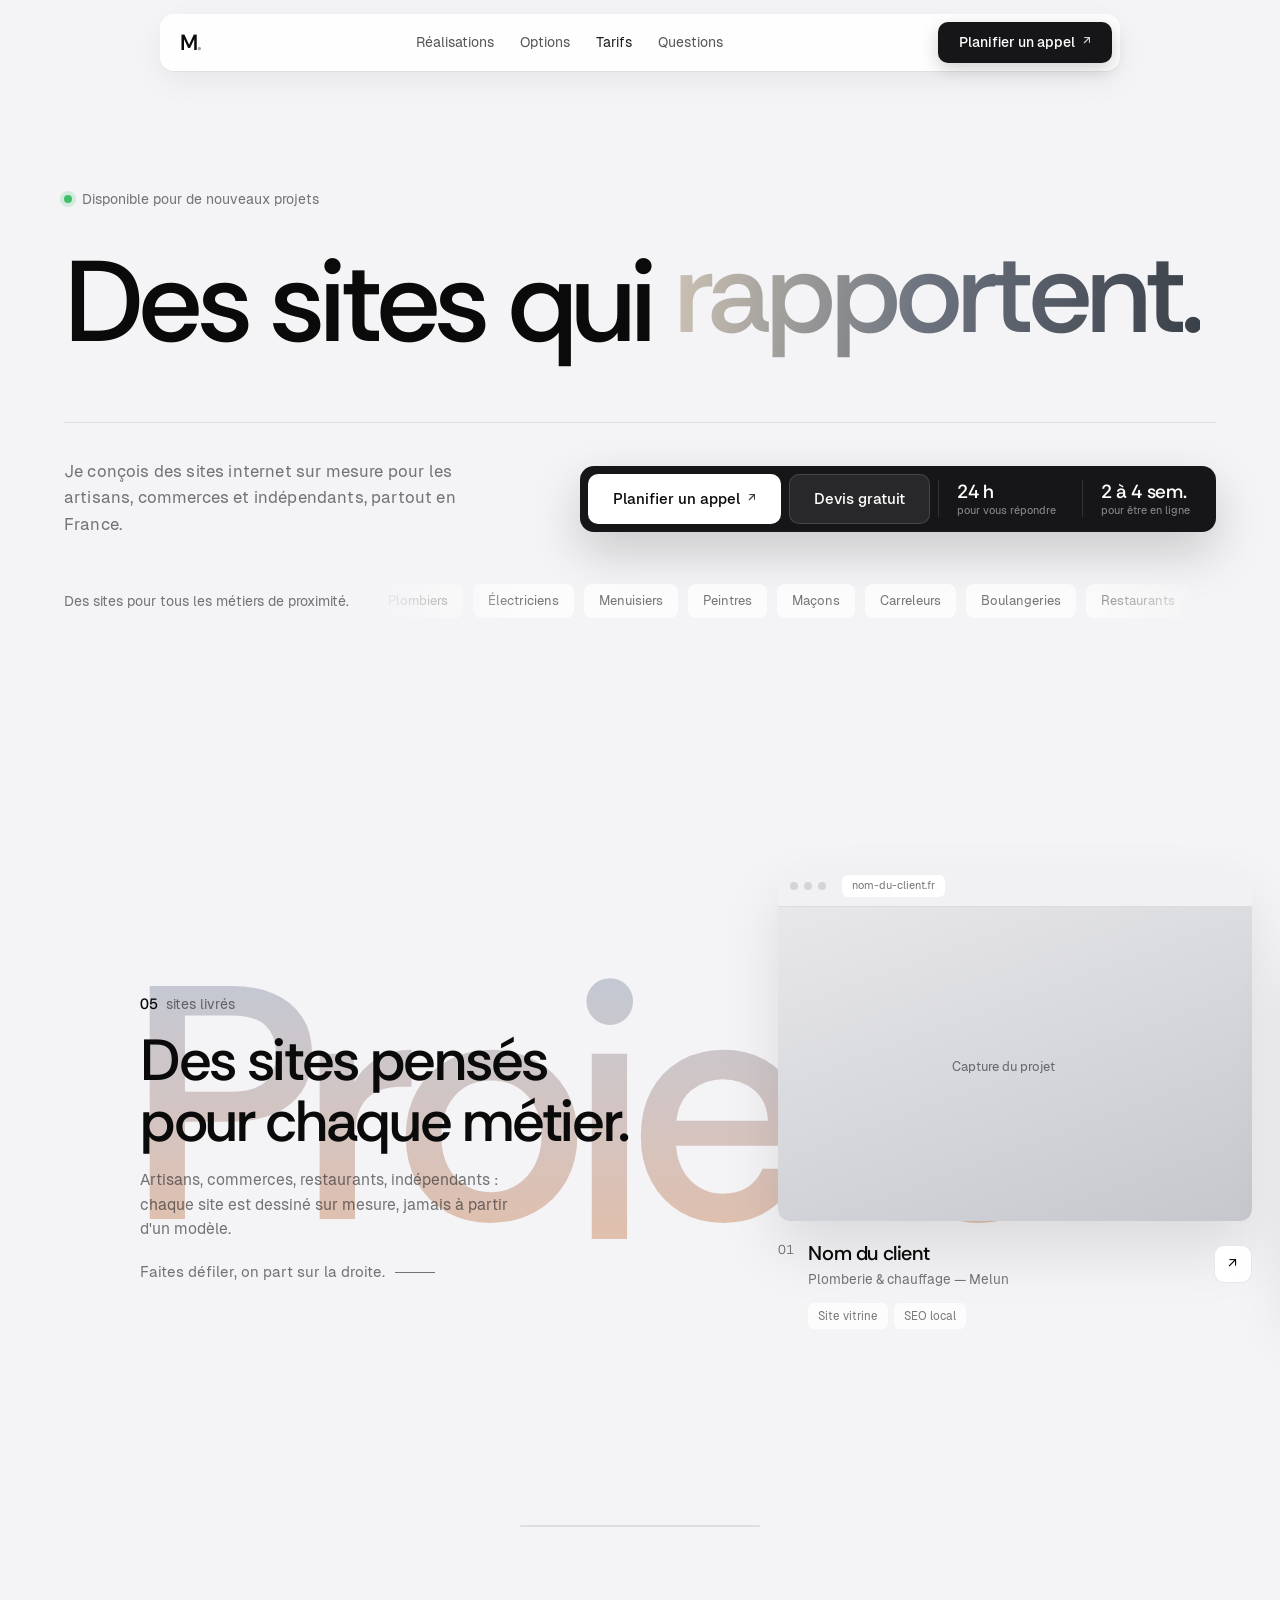
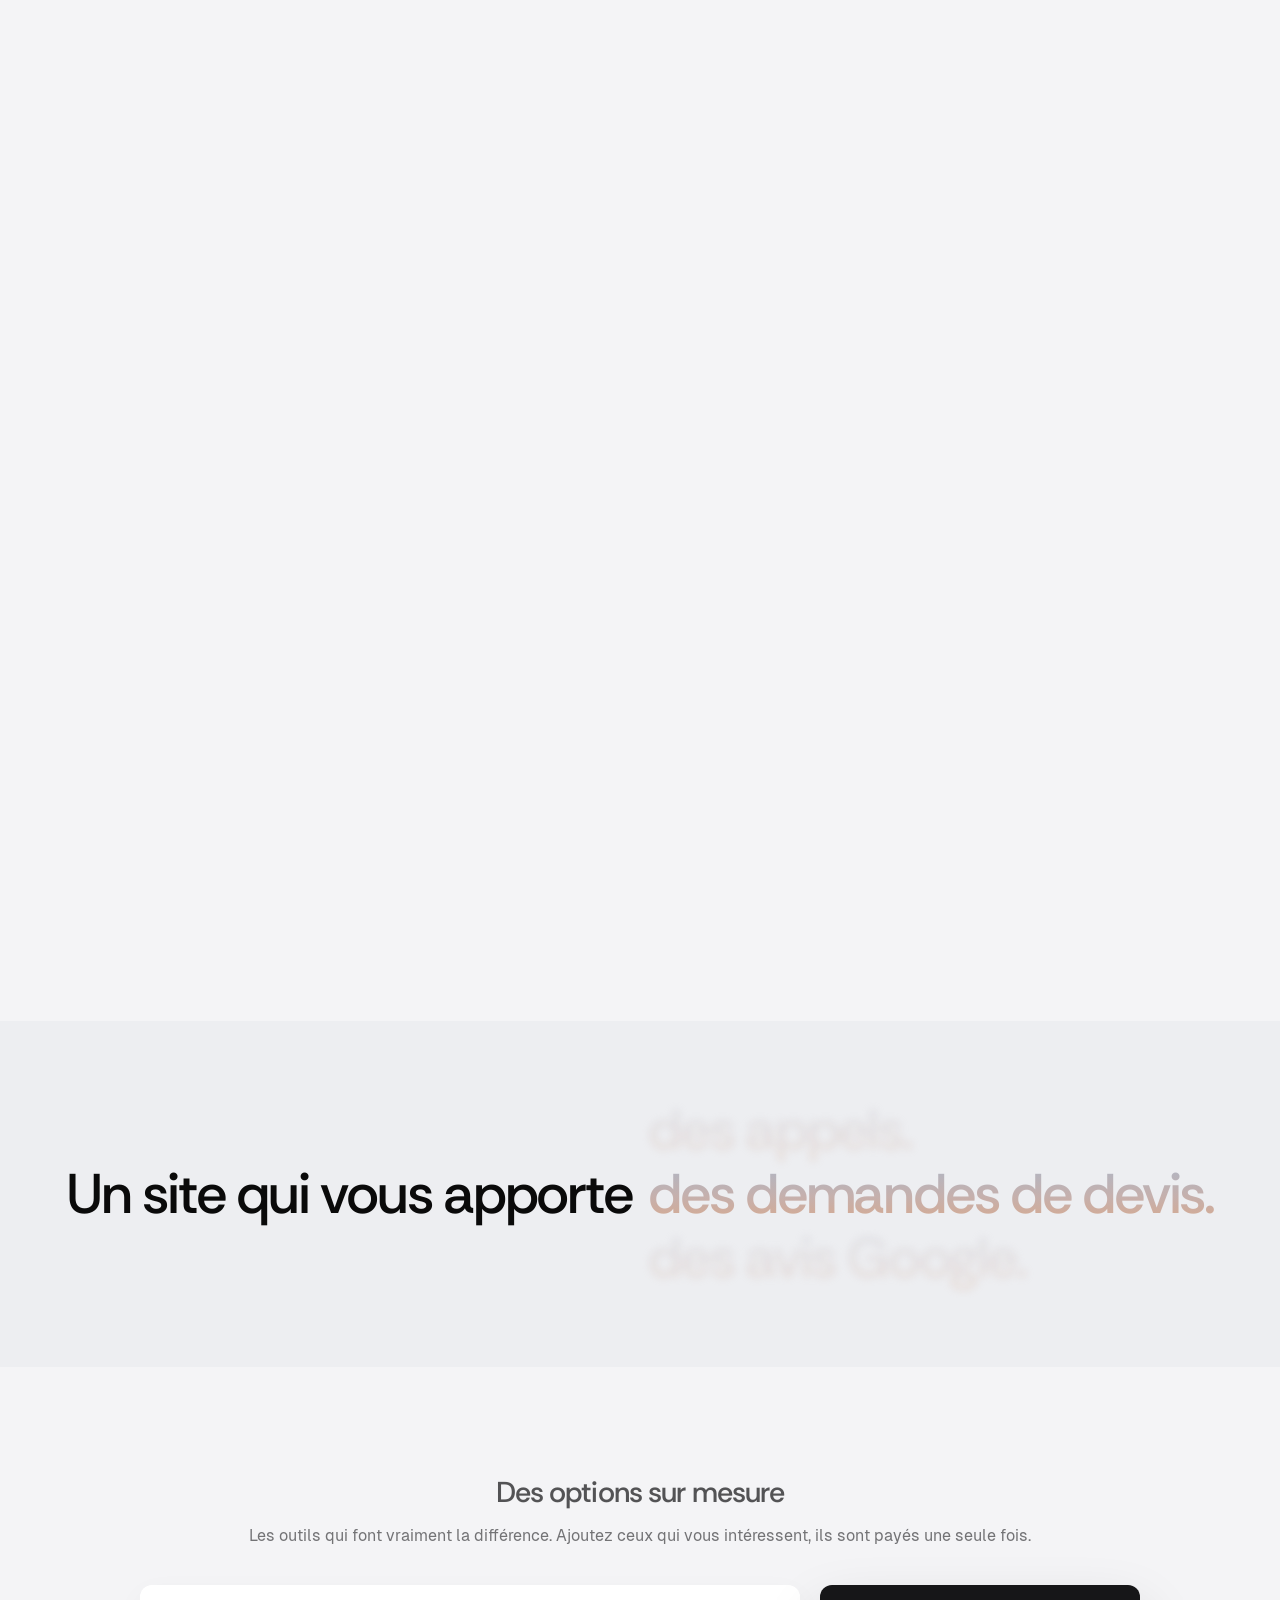
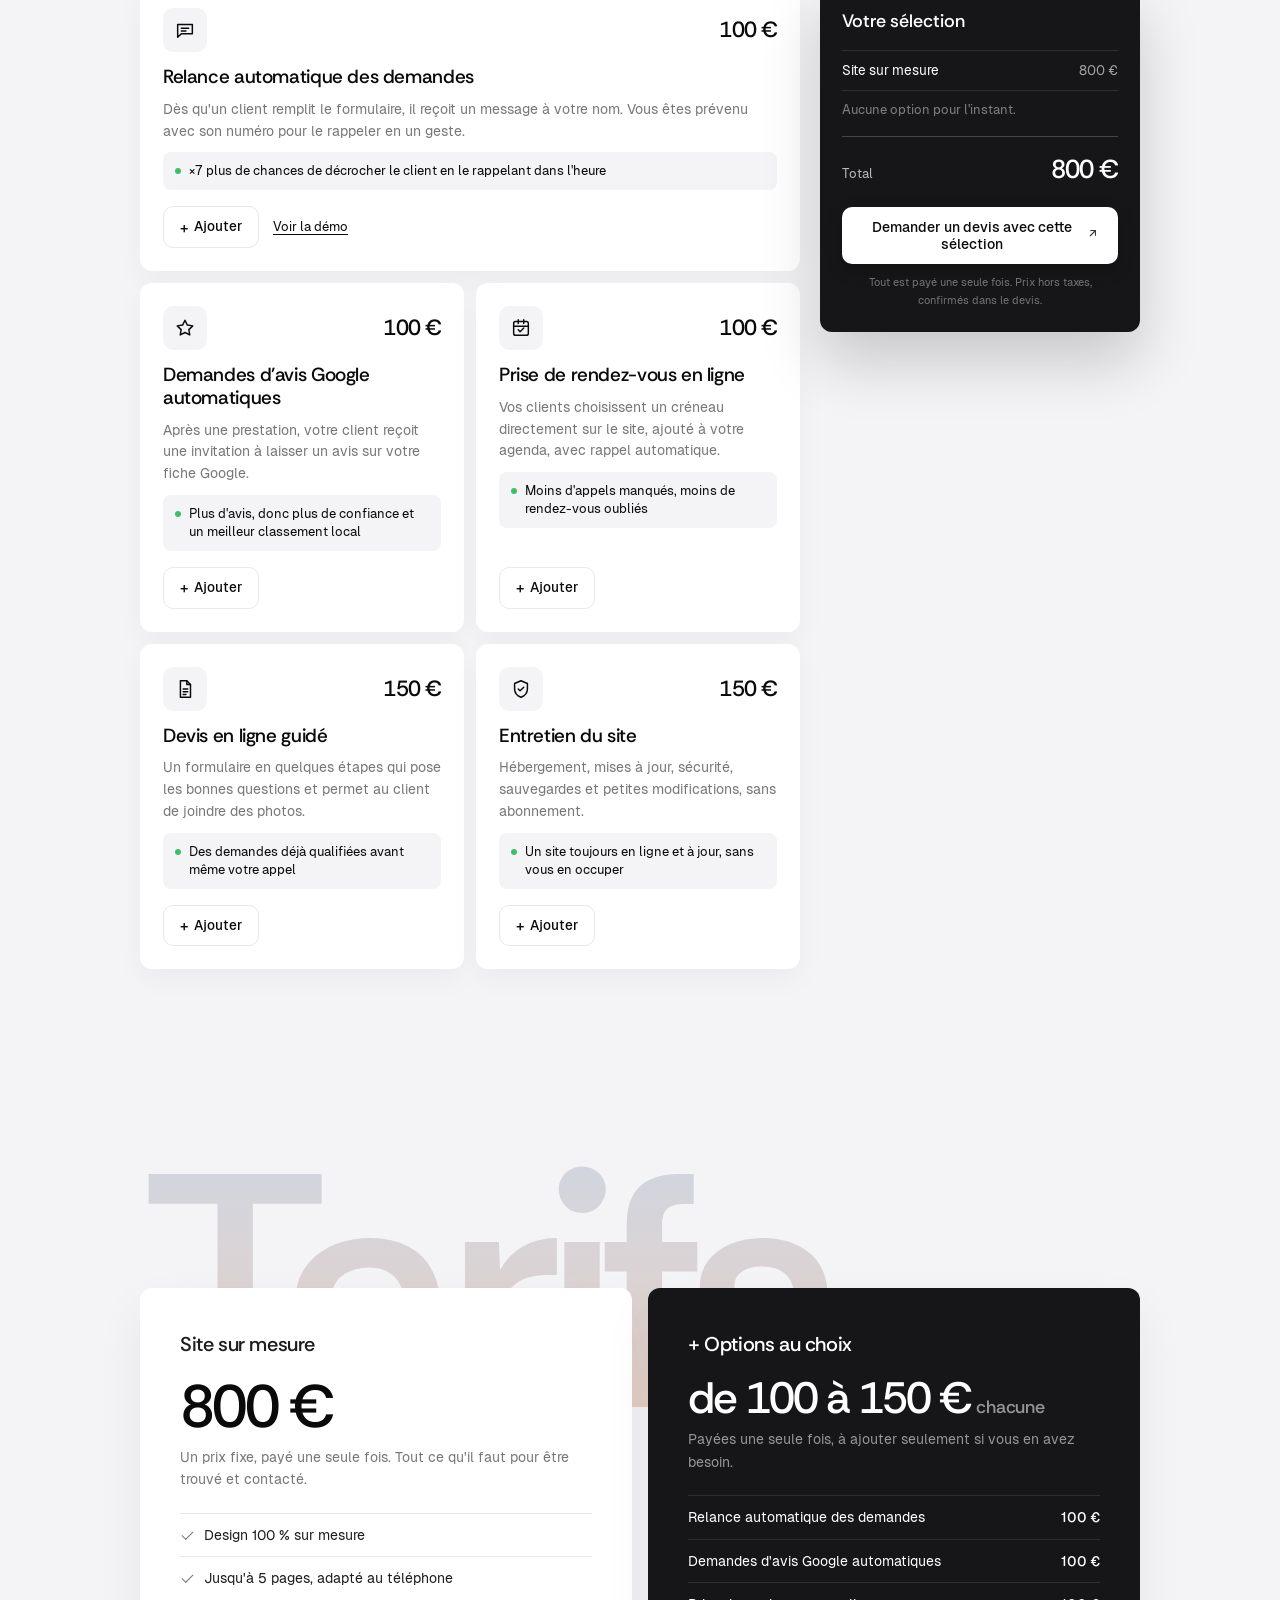
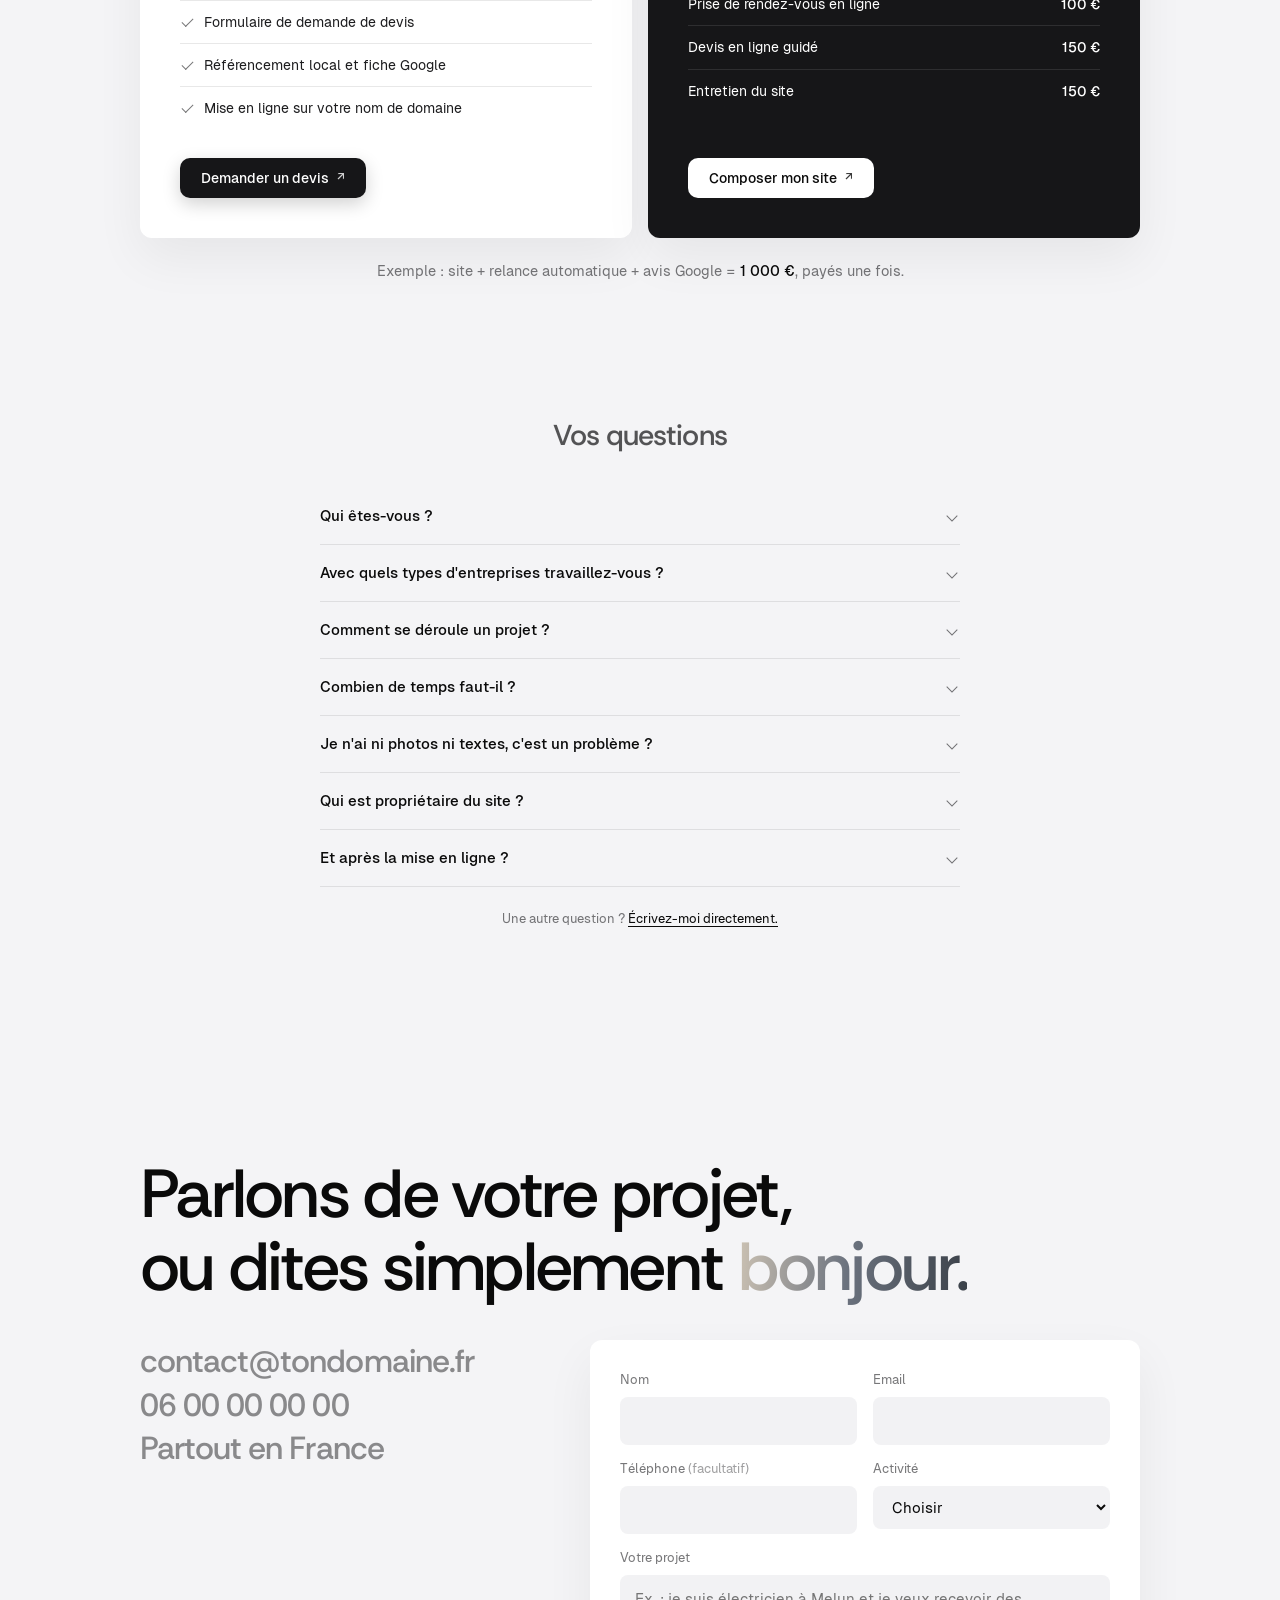
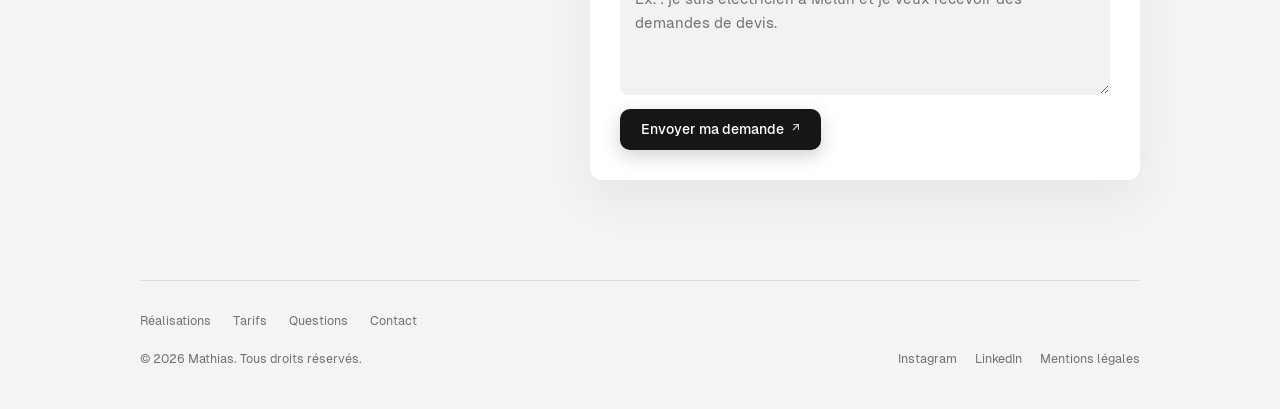
<file: index.html>
<!DOCTYPE html>
<html lang="fr" class="no-js">
<head>
  <meta charset="UTF-8" />
  <meta name="viewport" content="width=device-width, initial-scale=1.0" />
  <title>Mathias — Création de sites web sur mesure</title>
  <meta name="description" content="Sites web sur mesure pour artisans, commerces, restaurants et indépendants, partout en France. Devis gratuit, réponse sous 24 h." />
  <link rel="icon" href="favicon.svg" type="image/svg+xml" />
  <link rel="canonical" href="https://snkopro.github.io/webagency/" />
  <meta property="og:title" content="Mathias — Sites web sur mesure" />
  <meta property="og:description" content="Des sites sur mesure qui rapportent des clients." />
  <meta property="og:type" content="website" />
  <link rel="preload" href="fonts/rethink-sans-latin-500-normal.woff2" as="font" type="font/woff2" crossorigin />
  <script>document.documentElement.classList.replace("no-js", "js")</script>
  <script>
    // Si le navigateur affiche une ancienne version gardée en cache, on recharge la dernière.
    (function () {
      var V = "29";
      fetch("version.txt?t=" + Date.now(), { cache: "no-store" })
        .then(function (r) { return r.text(); })
        .then(function (remote) {
          remote = remote.trim();
          if (remote && remote !== V && sessionStorage.getItem("reloaded") !== remote) {
            sessionStorage.setItem("reloaded", remote);
            location.replace(location.pathname + "?v=" + remote + location.hash);
          }
        })
        .catch(function () {});
    })();
  </script>
  <link rel="stylesheet" href="styles.css?v=29" />
</head>
<body>

  <!-- Barre de navigation flottante -->
  <header class="nav-wrap">
    <nav class="nav" aria-label="Navigation principale">
      <a href="#top" class="logo" aria-label="Accueil">M<span>.</span></a>
      <div class="nav-links">
        <a href="#realisations">Réalisations</a>
        <a href="#options">Options</a>
        <a href="#tarifs">Tarifs</a>
        <a href="#faq">Questions</a>
      </div>
      <a href="#contact" class="pill pill-dark nav-cta">Planifier un appel <span class="arr">↗</span></a>
      <button class="burger" aria-label="Ouvrir le menu" aria-expanded="false"><span></span><span></span></button>
    </nav>
  </header>

  <div class="mobile-menu">
    <a href="#realisations">Réalisations</a>
    <a href="#options">Options</a>
    <a href="#tarifs">Tarifs</a>
    <a href="#faq">Questions</a>
    <a href="#contact" class="pill pill-dark">Planifier un appel <span class="arr">↗</span></a>
  </div>

  <main id="top">

    <!-- ===== HERO ===== -->
    <section class="hero container">
      <p class="hero-kicker">Disponible pour de nouveaux projets</p>
      <h1 class="hero-title">
        Des sites qui
        <span class="rotator" aria-live="polite">
          <span class="rot-word is-active">rapportent.</span>
          <span class="rot-word">rassurent.</span>
          <span class="rot-word">marquent.</span>
        </span>
      </h1>
      <div class="hero-row">
        <p class="hero-lead">Je conçois des sites internet sur mesure pour les artisans, commerces et indépendants, partout en France.</p>
        <div class="hero-bar">
          <a href="#contact" class="pill pill-white">Planifier un appel <span class="arr">↗</span></a>
          <a href="#contact" class="pill pill-ghost">Devis gratuit</a>
          <div class="hero-stat"><strong>24 h</strong><span>pour vous répondre</span></div>
          <div class="hero-stat"><strong>2 à 4 sem.</strong><span>pour être en ligne</span></div>
        </div>
      </div>
      <div class="hero-trades">
        <p class="hero-trades-title">Des sites pour tous les métiers de proximité.</p>
      <div class="trades" aria-label="Plombiers, Électriciens, Menuisiers, Peintres, Maçons, Carreleurs, Boulangeries, Restaurants, Cafés, Coiffeurs, Esthéticiennes, Fleuristes, Paysagistes, Garages, Commerces, Coachs, Consultants">
        <ul class="trades-track"><li>Plombiers</li><li>Électriciens</li><li>Menuisiers</li><li>Peintres</li><li>Maçons</li><li>Carreleurs</li><li>Boulangeries</li><li>Restaurants</li><li>Cafés</li><li>Coiffeurs</li><li>Esthéticiennes</li><li>Fleuristes</li><li>Paysagistes</li><li>Garages</li><li>Commerces</li><li>Coachs</li><li>Consultants</li></ul>
        <ul class="trades-track" aria-hidden="true"><li>Plombiers</li><li>Électriciens</li><li>Menuisiers</li><li>Peintres</li><li>Maçons</li><li>Carreleurs</li><li>Boulangeries</li><li>Restaurants</li><li>Cafés</li><li>Coiffeurs</li><li>Esthéticiennes</li><li>Fleuristes</li><li>Paysagistes</li><li>Garages</li><li>Commerces</li><li>Coachs</li><li>Consultants</li></ul>
      </div>
      </div>
    </section>


    <!-- ===== RÉALISATIONS : défilement horizontal ===== -->
    <section class="hscroll" id="realisations" aria-label="Réalisations">
      <div class="hs-sticky">
        <div class="hs-track">
          <div class="hs-intro">
            <p class="giant hs-giant" aria-hidden="true">Projets</p>
            <p class="hs-count"><strong>05</strong> sites livrés</p>
            <h2 class="hs-title">Des sites pensés<br />pour chaque métier.</h2>
            <p class="hs-desc">Artisans, commerces, restaurants, indépendants : chaque site est dessiné sur mesure, jamais à partir d'un modèle.</p>
            <p class="hs-sub">Faites défiler, on part sur la droite.</p>
          </div>
          <a href="#" class="hs-card ">
            <div class="hs-img">
              <div class="hs-chrome"><i></i><i></i><i></i><span>nom-du-client.fr</span></div>
              <div class="hs-shot"><span>Capture du projet</span></div>
            </div>
            <div class="hs-cap">
              <span class="hs-idx">01</span>
              <div class="hs-cap-main"><strong>Nom du client</strong><span>Plomberie & chauffage — Melun</span></div>
              <span class="hs-go" aria-hidden="true">↗</span>
            </div>
            <div class="hs-tags"><span>Site vitrine</span><span>SEO local</span></div>
          </a>
          <a href="#" class="hs-card dark">
            <div class="hs-img">
              <div class="hs-chrome"><i></i><i></i><i></i><span>nom-du-client.fr</span></div>
              <div class="hs-shot"><span>Capture du projet</span></div>
            </div>
            <div class="hs-cap">
              <span class="hs-idx">02</span>
              <div class="hs-cap-main"><strong>Nom du client</strong><span>Restaurant bistronomique — Lyon</span></div>
              <span class="hs-go" aria-hidden="true">↗</span>
            </div>
            <div class="hs-tags"><span>Site vitrine</span><span>Réservation</span></div>
          </a>
          <a href="#" class="hs-card ">
            <div class="hs-img">
              <div class="hs-chrome"><i></i><i></i><i></i><span>nom-du-client.fr</span></div>
              <div class="hs-shot"><span>Capture du projet</span></div>
            </div>
            <div class="hs-cap">
              <span class="hs-idx">03</span>
              <div class="hs-cap-main"><strong>Nom du client</strong><span>Boutique de fleurs — Paris</span></div>
              <span class="hs-go" aria-hidden="true">↗</span>
            </div>
            <div class="hs-tags"><span>Site vitrine</span><span>Avis Google</span></div>
          </a>
          <a href="#" class="hs-card warm">
            <div class="hs-img">
              <div class="hs-chrome"><i></i><i></i><i></i><span>nom-du-client.fr</span></div>
              <div class="hs-shot"><span>Capture du projet</span></div>
            </div>
            <div class="hs-cap">
              <span class="hs-idx">04</span>
              <div class="hs-cap-main"><strong>Nom du client</strong><span>Salon de coiffure — Bordeaux</span></div>
              <span class="hs-go" aria-hidden="true">↗</span>
            </div>
            <div class="hs-tags"><span>Prise de RDV</span><span>SEO local</span></div>
          </a>
          <a href="#" class="hs-card ">
            <div class="hs-img">
              <div class="hs-chrome"><i></i><i></i><i></i><span>nom-du-client.fr</span></div>
              <div class="hs-shot"><span>Capture du projet</span></div>
            </div>
            <div class="hs-cap">
              <span class="hs-idx">05</span>
              <div class="hs-cap-main"><strong>Nom du client</strong><span>Coach sportif — Nantes</span></div>
              <span class="hs-go" aria-hidden="true">↗</span>
            </div>
            <div class="hs-tags"><span>Site vitrine</span><span>Réponse auto</span></div>
          </a>
          <div class="hs-end">
            <p class="hs-end-title">Le prochain,<br /><span class="grad">c'est le vôtre&nbsp;?</span></p>
            <a href="#contact" class="pill pill-dark">Lancer votre projet <span class="arr">↗</span></a>
          </div>
        </div>
        <div class="hs-progress" aria-hidden="true"><span></span></div>
      </div>
    </section>

    <!-- ===== BANDEAU : ce que le site apporte ===== -->
    <section class="cities">
      <div class="cities-inner">
        <p class="cities-lead">Un site qui vous apporte</p>
        <div class="cities-list" aria-label="des appels, des demandes de devis, des avis Google, de nouveaux clients"><span>des appels.</span><span>des demandes de devis.</span><span>des avis Google.</span><span>de nouveaux clients.</span></div>
      </div>
    </section>

    <!-- ===== OPTIONS SUR MESURE + PANIER ===== -->
    <section class="options container" id="options">
      <h2 class="kicker">Des options sur mesure</h2>
      <p class="options-lead">Les outils qui font vraiment la différence. Ajoutez ceux qui vous intéressent, ils sont payés une seule fois.</p>

      <div class="opt-layout">
        <div class="opt-grid" id="opt-grid"><!-- rempli par script.js à partir de la liste OPTIONS --></div>

        <aside class="cart" id="cart" aria-live="polite">
          <p class="cart-title">Votre sélection</p>
          <div class="cart-base">
            <span>Site sur mesure</span><span>800 €</span>
          </div>
          <ul class="cart-items" id="cart-items"></ul>
          <p class="cart-empty" id="cart-empty">Aucune option pour l'instant.</p>
          <div class="cart-totals">
            <div><span>Total <em id="cart-count"></em></span><strong id="cart-total">800 €</strong></div>
          </div>
          <button type="button" class="pill pill-dark cart-cta" id="cart-cta">Demander un devis avec cette sélection <span class="arr">↗</span></button>
          <p class="cart-note">Tout est payé une seule fois. Prix hors taxes, confirmés dans le devis.</p>
        </aside>
      </div>
    </section>

    <!-- Démo de la réponse automatique (fenêtre) -->
    <dialog class="demo" id="demo-autoreply">
      <button type="button" class="demo-close" aria-label="Fermer">✕</button>
      <p class="demo-title">Réponse automatique : comment ça marche</p>
      <div class="option-visual" aria-hidden="true">
          <div class="ar-stage">
            <div class="ar-form">
              <p class="ar-form-title">Demande de devis</p>
              <div class="ar-field"><span>Prénom</span><b class="ar-type" data-text="Julie"></b></div>
              <div class="ar-field"><span>Besoin</span><b class="ar-type" data-text="Rénovation salle de bain"></b></div>
              <div class="ar-send"><span>Envoyer</span><i class="ar-check">✓</i></div>
            </div>
            <div class="ar-phone">
              <div class="ar-notch"></div>
              <p class="ar-time">14:32</p>
              <div class="ar-msg">
                <p class="ar-from">Dupont Plomberie</p>
                <p>Bonjour Julie, merci pour votre demande&nbsp;! Je l'ai bien reçue et je vous rappelle sous 24&nbsp;h pour en parler. Marc</p>
              </div>
              <div class="ar-msg ar-notif">
                <p class="ar-from">Nouvelle demande</p>
                <p>Julie — Rénovation salle de bain</p>
                <span class="ar-call">Rappeler Julie</span>
              </div>
            </div>
          </div>
      </div>
      <p class="demo-source">Les entreprises qui recontactent un prospect dans l'heure ont près de 7 fois plus de chances de concrétiser (Harvard Business Review, 2011).</p>
    </dialog>

    <!-- ===== TARIFS ===== -->
    <section class="pricing container" id="tarifs">
      <p class="giant giant-inline" aria-hidden="true">Tarifs</p>
      <h2 class="sr-only">Tarifs</h2>
      <div class="offers">
        <article class="offer">
          <h3>Site sur mesure</h3>
          <p class="price">800&nbsp;€</p>
          <p class="offer-lead">Un prix fixe, payé une seule fois. Tout ce qu'il faut pour être trouvé et contacté.</p>
          <ul>
            <li>Design 100 % sur mesure</li>
            <li>Jusqu'à 5 pages, adapté au téléphone</li>
            <li>Formulaire de demande de devis</li>
            <li>Référencement local et fiche Google</li>
            <li>Mise en ligne sur votre nom de domaine</li>
          </ul>
          <a href="#contact" class="pill pill-dark">Demander un devis <span class="arr">↗</span></a>
        </article>
        <article class="offer offer-dark">
          <h3>+ Options au choix</h3>
          <p class="price price-sm">de 100 à 150&nbsp;€<small>&nbsp;chacune</small></p>
          <p class="offer-lead">Payées une seule fois, à ajouter seulement si vous en avez besoin.</p>
          <ul class="offer-options" id="offer-options">
            <li><span>Relance automatique des demandes</span><b>100 €</b></li>
            <li><span>Demandes d'avis Google automatiques</span><b>100 €</b></li>
            <li><span>Prise de rendez-vous en ligne</span><b>100 €</b></li>
            <li><span>Devis en ligne guidé</span><b>150 €</b></li>
            <li><span>Entretien du site</span><b>150 €</b></li>
          </ul>
          <a href="#options" class="pill pill-white">Composer mon site <span class="arr">↗</span></a>
        </article>
      </div>
      <p class="pricing-example">Exemple : site + relance automatique + avis Google = <strong>1&nbsp;000&nbsp;€</strong>, payés une fois.</p>
    </section>

    <!-- ===== FAQ ===== -->
    <section class="faq" id="faq">
      <h2 class="kicker">Vos questions</h2>
      <details><summary>Qui êtes-vous&nbsp;?</summary><p>Je m'appelle Mathias, je suis basé en Seine-et-Marne et je travaille avec des clients partout en France. J'ai travaillé deux ans dans la rénovation avant de créer des sites, je connais donc le quotidien des artisans et des petites entreprises.</p></details>
      <details><summary>Avec quels types d'entreprises travaillez-vous&nbsp;?</summary><p>Artisans, commerces, restaurants, professions libérales, indépendants : toutes les entreprises qui ont besoin d'être trouvées et contactées par des clients.</p></details>
      <details><summary>Comment se déroule un projet&nbsp;?</summary><p>Un appel pour comprendre votre besoin, une maquette que vous validez, le développement, puis la mise en ligne. Vous êtes tenu au courant à chaque étape.</p></details>
      <details><summary>Combien de temps faut-il&nbsp;?</summary><p>En général deux à quatre semaines entre le premier appel et la mise en ligne, selon la rapidité de nos échanges.</p></details>
      <details><summary>Je n'ai ni photos ni textes, c'est un problème&nbsp;?</summary><p>Non. Je vous aide à rédiger les textes et à choisir les visuels.</p></details>
      <details><summary>Qui est propriétaire du site&nbsp;?</summary><p>Vous. Le nom de domaine, le contenu et le site vous appartiennent.</p></details>
      <details><summary>Et après la mise en ligne&nbsp;?</summary><p>Avec l'option entretien (150 €, payée une fois), je m'occupe de l'hébergement, des mises à jour, de la sécurité et de vos petites modifications.</p></details>
      <p class="faq-more">Une autre question&nbsp;? <a href="#contact">Écrivez-moi directement.</a></p>
    </section>

    <!-- ===== CONTACT ===== -->
    <section class="contact container" id="contact">
      <h2 class="contact-title">Parlons de votre projet,<br />ou dites simplement <span class="grad">bonjour.</span></h2>
      <div class="contact-grid">
        <div class="contact-direct">
          <a href="mailto:contact@tondomaine.fr">contact@tondomaine.fr</a>
          <a href="tel:+33600000000">06 00 00 00 00</a>
          <span>Partout en France</span>
        </div>
        <form class="form" id="contact-form" novalidate>
          <div class="field"><label for="f-name">Nom</label><input id="f-name" name="name" type="text" autocomplete="name" required /></div>
          <div class="field"><label for="f-email">Email</label><input id="f-email" name="email" type="email" autocomplete="email" required /></div>
          <div class="field"><label for="f-phone">Téléphone <em>(facultatif)</em></label><input id="f-phone" name="phone" type="tel" autocomplete="tel" /></div>
          <div class="field"><label for="f-activity">Activité</label>
            <select id="f-activity" name="activity" required>
              <option value="">Choisir</option><option>Artisan</option><option>Commerce</option><option>Restaurant / café</option><option>Coiffure / bien-être</option><option>Indépendant</option><option>Autre</option>
            </select>
          </div>
          <div class="field field-full"><label for="f-message">Votre projet</label><textarea id="f-message" name="message" rows="4" required placeholder="Ex. : je suis électricien à Melun et je veux recevoir des demandes de devis."></textarea></div>
          <input type="text" name="_gotcha" class="hp" tabindex="-1" autocomplete="off" aria-hidden="true" />
          <div class="field-full form-foot">
            <button type="submit" class="pill pill-dark">Envoyer ma demande <span class="arr">↗</span></button>
            <p class="form-status" role="status" aria-live="polite"></p>
          </div>
        </form>
      </div>
    </section>
  </main>

  <footer class="footer container">
    <div class="footer-links">
      <a href="#realisations">Réalisations</a><a href="#tarifs">Tarifs</a><a href="#faq">Questions</a><a href="#contact">Contact</a>
    </div>
    <div class="footer-bottom">
      <span>© <span id="year">2026</span> Mathias. Tous droits réservés.</span>
      <span class="footer-legal"><a href="#">Instagram</a><a href="#">LinkedIn</a><a href="mentions-legales.html">Mentions légales</a></span>
    </div>
  </footer>

  <!-- Bouton flottant -->
  <a href="#contact" class="pill pill-dark float-cta">Planifier un appel <span class="arr">↗</span></a>

  <script src="script.js?v=29"></script>
</body>
</html>
</file>
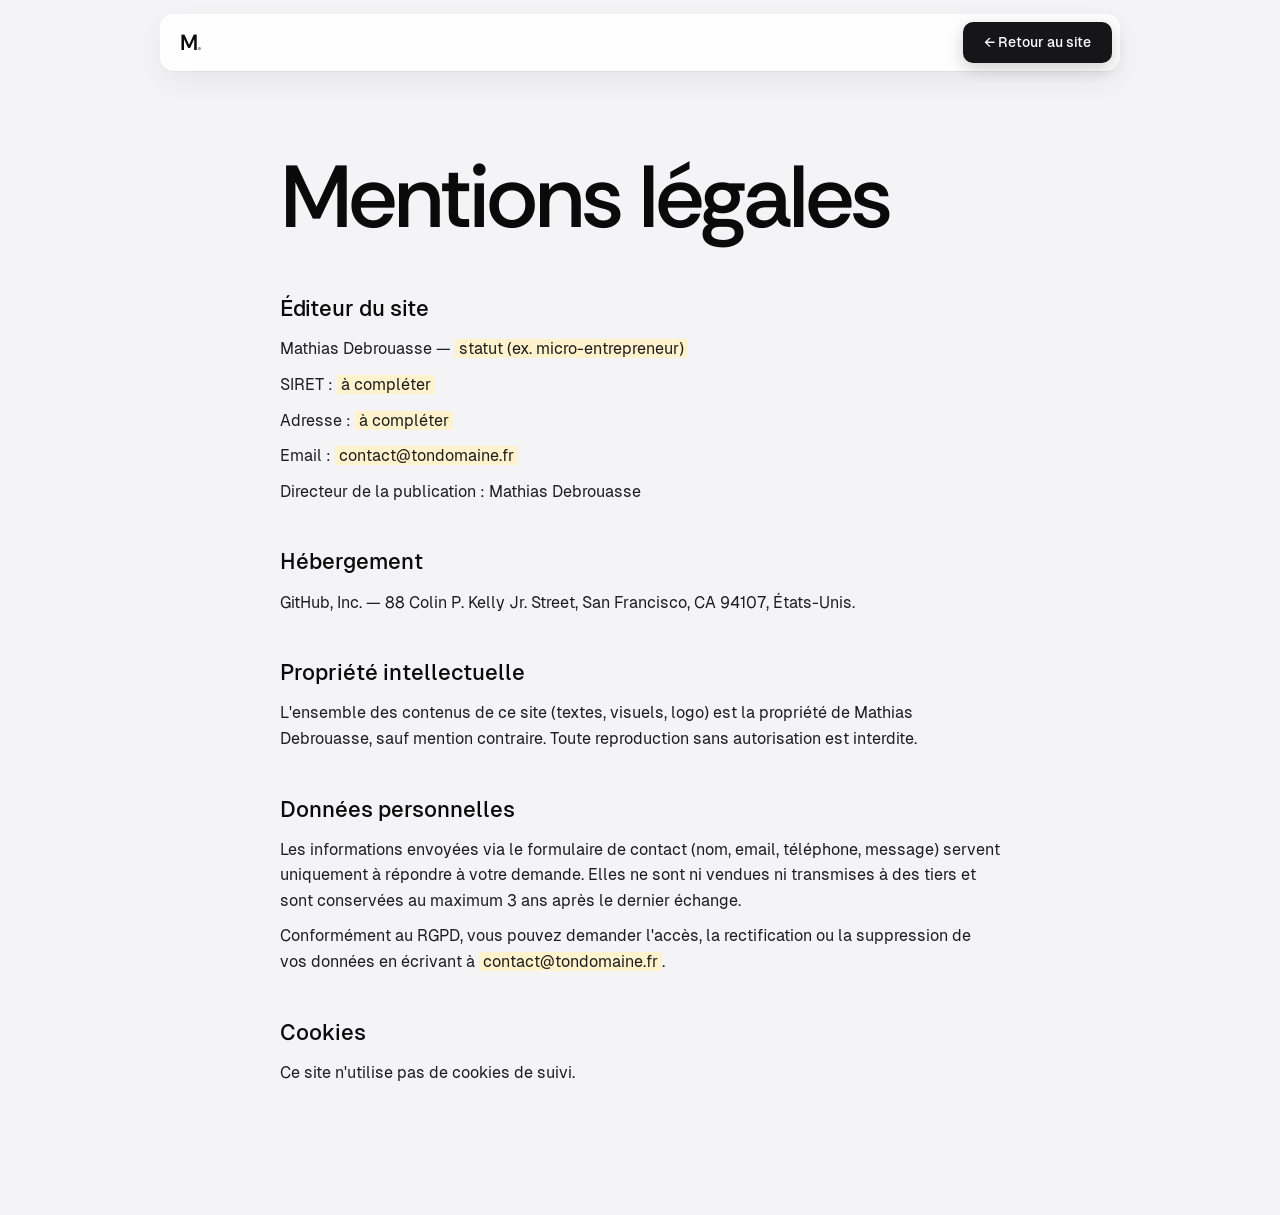
<file: mentions-legales.html>
<!DOCTYPE html>
<html lang="fr">
<head>
  <meta charset="UTF-8" />
  <meta name="viewport" content="width=device-width, initial-scale=1.0" />
  <title>Mentions légales — Mathias</title>
  <meta name="robots" content="noindex" />
  <link rel="icon" href="favicon.svg" type="image/svg+xml" />
  <link rel="stylesheet" href="styles.css?v=6" />
  <style>
    .legal { width: min(720px, 100% - 2 * var(--pad)); margin: 0 auto; padding: 80px 0 120px; }
    .legal h1 { font-family: var(--font-title); font-size: clamp(48px, 7vw, 88px); line-height: 1.05; letter-spacing: -.04em; font-weight: 500; color: var(--ink); margin-bottom: 48px; }
    .legal h2 { font-size: 22px; font-weight: 500; color: var(--ink); margin: 40px 0 10px; }
    .legal p { margin-bottom: 10px; }
    .todo { background: #fff3cd; padding: 0 4px; }
  </style>
</head>
<body>
  <header class="nav-wrap"><nav class="nav"><a href="index.html" class="logo">M<span>.</span></a><a href="index.html" class="pill pill-dark" style="margin-left:auto">← Retour au site</a></nav></header>

  <main class="legal">
    <h1>Mentions légales</h1>

    <h2>Éditeur du site</h2>
    <p>Mathias Debrouasse — <span class="todo">statut (ex. micro-entrepreneur)</span></p>
    <p>SIRET : <span class="todo">à compléter</span></p>
    <p>Adresse : <span class="todo">à compléter</span></p>
    <p>Email : <span class="todo">contact@tondomaine.fr</span></p>
    <p>Directeur de la publication : Mathias Debrouasse</p>

    <h2>Hébergement</h2>
    <p>GitHub, Inc. — 88 Colin P. Kelly Jr. Street, San Francisco, CA 94107, États-Unis.</p>

    <h2>Propriété intellectuelle</h2>
    <p>L'ensemble des contenus de ce site (textes, visuels, logo) est la propriété de Mathias Debrouasse, sauf mention contraire. Toute reproduction sans autorisation est interdite.</p>

    <h2>Données personnelles</h2>
    <p>Les informations envoyées via le formulaire de contact (nom, email, téléphone, message) servent uniquement à répondre à votre demande. Elles ne sont ni vendues ni transmises à des tiers et sont conservées au maximum 3 ans après le dernier échange.</p>
    <p>Conformément au RGPD, vous pouvez demander l'accès, la rectification ou la suppression de vos données en écrivant à <span class="todo">contact@tondomaine.fr</span>.</p>

    <h2>Cookies</h2>
    <p>Ce site n'utilise pas de cookies de suivi.</p>
  </main>
</body>
</html>
</file>
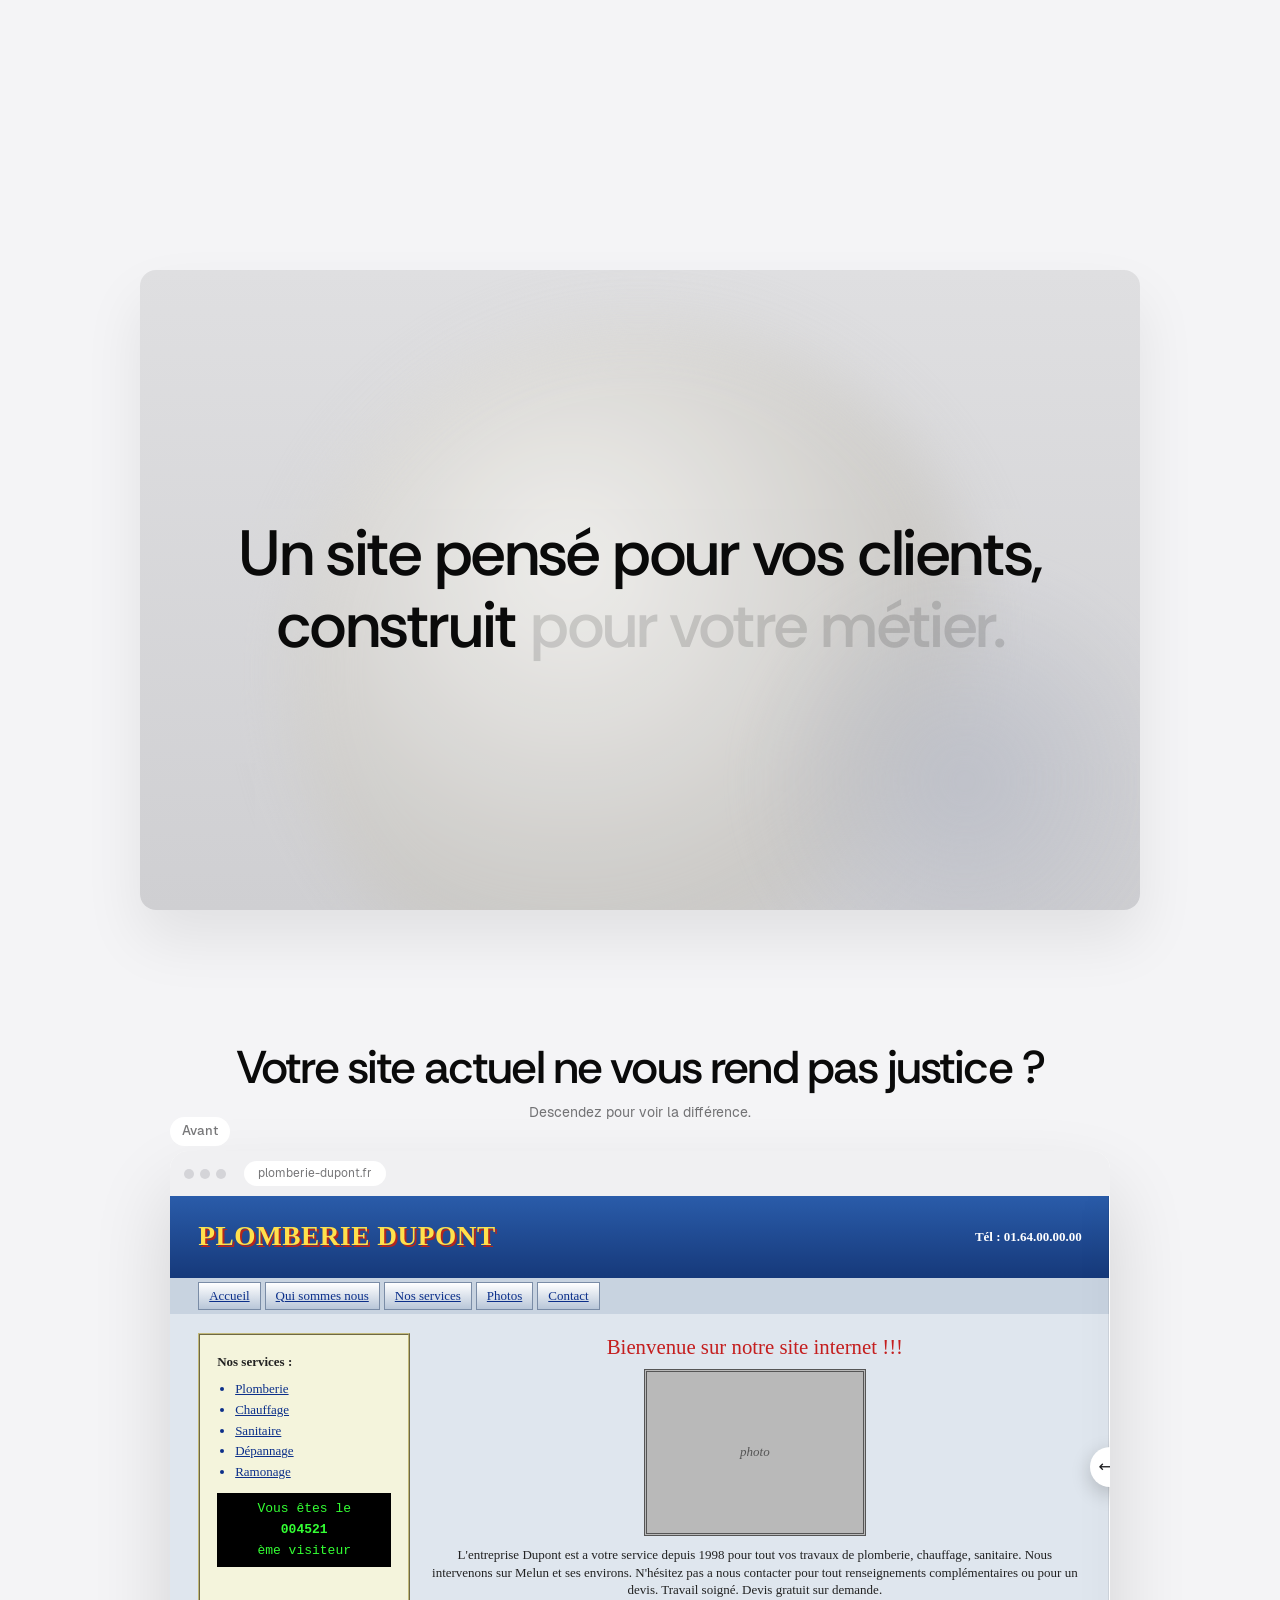
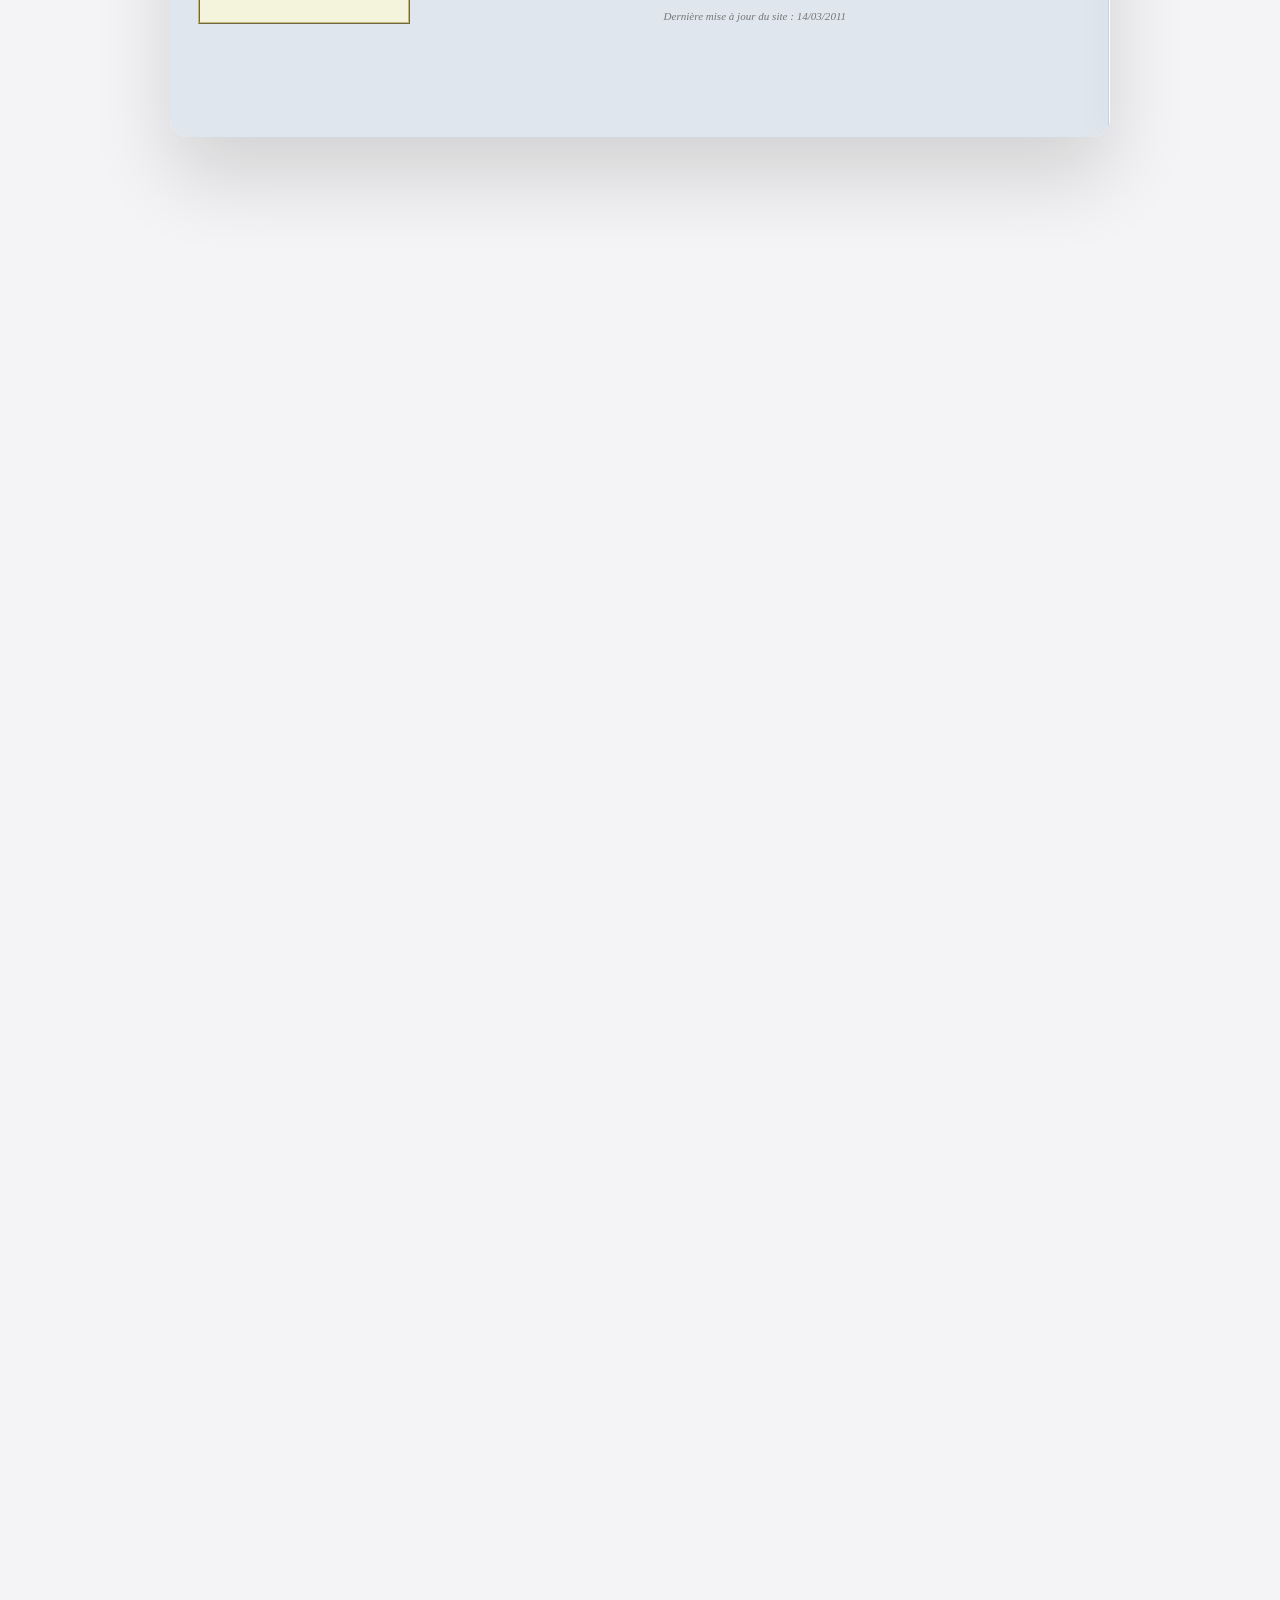
<file: a-garder/sections-de-cote.html>
<!DOCTYPE html>
<html lang="fr"><head><meta charset="UTF-8" /><meta name="viewport" content="width=device-width, initial-scale=1.0" />
<title>Sections mises de côté</title>
<script>document.documentElement.classList.add("js")</script>
<link rel="stylesheet" href="../styles.css" />
<style>
/* ===== Panneau ===== */
.panel {
  position: relative; overflow: hidden; border-radius: var(--r-lg);
  min-height: clamp(420px, 60vw, 640px); display: grid; place-items: center; padding: 60px 30px;
  background: linear-gradient(180deg, #dfdfe1, #cfcfd2);
  box-shadow: 0 30px 60px rgba(0,0,0,.08);
}
.blob { position: absolute; border-radius: 50%; filter: blur(30px); opacity: .85; }
.b1 { width: 70%; aspect-ratio: 1; left: 15%; top: 8%; background: radial-gradient(circle at 40% 35%, #f3f2ef, #c9c7c3 60%, transparent 72%); animation: float 12s ease-in-out infinite alternate; }
.b2 { width: 45%; aspect-ratio: 1; right: -5%; bottom: -15%; background: radial-gradient(circle, #b9bcc6, transparent 70%); animation: float 9s ease-in-out infinite alternate-reverse; }
@keyframes float { to { transform: translate(4%, -5%) scale(1.05); } }
.reveal-text {
  position: relative; text-align: center;
  font-family: var(--font-title); font-weight: 500; font-size: clamp(34px, 5.4vw, 64px); line-height: 1.12; letter-spacing: -.04em;
}
.reveal-text span { color: rgba(10,10,10,.14); transition: color .4s ease; }
.reveal-text span.on, .no-js .reveal-text span { color: var(--ink); }

/* ===== Avant / après ===== */
.transfo { position: relative; }
.js .transfo { height: 260vh; }
.tf-sticky { padding: 80px 0; }
.js .tf-sticky { position: sticky; top: 0; height: 100vh; padding: 90px 0 30px; display: flex; flex-direction: column; justify-content: center; gap: 28px; }
.tf-head { text-align: center; }
.tf-title { font-family: var(--font-title); font-weight: 500; font-size: clamp(28px, 3.6vw, 46px); line-height: 1.08; letter-spacing: -.04em; color: var(--ink); }
.tf-sub { color: var(--muted); font-size: 14px; margin-top: 8px; }
.tf-stage { position: relative; width: min(940px, 100% - 2 * var(--pad)); margin: 0 auto; }
.tf-browser { border-radius: 18px; overflow: hidden; background: #fff; box-shadow: 0 40px 80px rgba(0,0,0,.14); }
.tf-bar { display: flex; align-items: center; gap: 6px; padding: 10px 14px; background: #f0f0f2; }
.tf-bar i { width: 10px; height: 10px; border-radius: 50%; background: #d4d4d8; }
.tf-url { margin-left: 12px; font-size: 12px; color: var(--muted); background: #fff; padding: 3px 14px; border-radius: 999px; }
.tf-screen { position: relative; aspect-ratio: 16 / 9.2; overflow: hidden; }
.tf-before, .tf-after { position: absolute; inset: 0; }

/* --- l'ancien site, volontairement daté --- */
.tf-before { background: #dfe6ee; font-family: "Times New Roman", Times, serif; color: #222; font-size: clamp(9px, 1.05vw, 13px); }
.old-top { display: flex; justify-content: space-between; align-items: center; padding: 2% 3%; background: linear-gradient(#2a5caa, #16397a); color: #fff; }
.old-logo { font-family: "Comic Sans MS", "Chalkboard SE", cursive; font-weight: bold; font-size: 2.1em; color: #ffe14d; text-shadow: 2px 2px 0 #b3261e; letter-spacing: .02em; }
.old-tel { font-weight: bold; }
.old-nav { display: flex; gap: 4px; padding: 4px 3%; background: #c8d3e0; }
.old-nav span { padding: 3px 10px; background: linear-gradient(#fff, #b8c6d8); border: 1px solid #7a8ca6; color: #0b2f8a; text-decoration: underline; }
.old-body { display: grid; grid-template-columns: 24% 1fr; gap: 2%; padding: 2% 3%; }
.old-side { background: #f4f4dc; border: 2px ridge #c2b97a; padding: 8%; }
.old-side ul { margin: 6px 0 10px 18px; color: #0b2f8a; text-decoration: underline; }
.old-counter { text-align: center; background: #000; color: #3f3; font-family: "Courier New", monospace; padding: 6px; }
.old-main { text-align: center; }
.old-welcome { font-family: "Comic Sans MS", cursive; font-size: 1.6em; color: #c41e1e; margin-bottom: 8px; }
.old-photo { width: 34%; aspect-ratio: 4/3; margin: 0 auto 10px; background: #b9b9b9; border: 3px double #555; display: grid; place-items: center; color: #555; font-style: italic; }
.old-main p { line-height: 1.35; }
.old-update { margin-top: 10px; font-size: .85em; color: #777; font-style: italic; }

/* --- le nouveau site --- */
.tf-after {
  background: #f6f5f2; font-family: var(--font-body); color: var(--ink); font-size: clamp(9px, 1.05vw, 13px);
  clip-path: inset(0 0 0 var(--wipe, 100%));
}
.no-js .tf-after { clip-path: inset(0 0 0 50%); }
.new-nav { display: flex; align-items: center; justify-content: space-between; padding: 3% 5%; }
.new-nav b { font-family: var(--font-title); font-size: 1.7em; letter-spacing: -.04em; }
.new-nav b span { color: #c2552d; }
.new-links { display: flex; gap: 2.4em; }
.new-links i { font-style: normal; opacity: .7; }
.new-cta { background: var(--ink); color: #fff; padding: .7em 1.4em; border-radius: 999px; font-weight: 500; }
.new-hero { display: grid; grid-template-columns: 1.15fr 1fr; gap: 5%; padding: 1% 5% 0; align-items: center; transform: translateX(var(--shift, 0px)); }
.new-tag { color: #c2552d; font-weight: 500; margin-bottom: .6em; }
.new-h { font-family: var(--font-title); font-weight: 500; font-size: 3.1em; line-height: 1.02; letter-spacing: -.045em; }
.new-p { margin-top: 1em; opacity: .65; }
.new-btns { display: flex; gap: .8em; margin-top: 1.6em; }
.nb-dark, .nb-light { padding: .8em 1.5em; border-radius: 999px; font-weight: 500; }
.nb-dark { background: #c2552d; color: #fff; }
.nb-light { background: #fff; box-shadow: 0 2px 10px rgba(0,0,0,.06); }
.new-photo { position: relative; aspect-ratio: 4 / 4.2; border-radius: 1.6em; background: linear-gradient(150deg, #a9b8c6, #5d7088 55%, #34404d); transform: translateX(calc(var(--shift, 0px) * 1.6)); }
.new-badge { position: absolute; left: -8%; bottom: 10%; background: #fff; padding: .7em 1.2em; border-radius: 1em; font-weight: 500; box-shadow: 0 10px 25px rgba(0,0,0,.12); }
.new-cards { display: flex; gap: 1.2em; padding: 3.5% 5%; }
.new-cards span { flex: 1; background: #fff; border-radius: 1em; padding: 1.1em 1.3em; font-weight: 500; box-shadow: 0 2px 10px rgba(0,0,0,.04); }

/* --- la ligne de balayage --- */
.tf-line { position: absolute; top: 0; bottom: 0; left: var(--wipe, 100%); width: 2px; margin-left: -1px; background: #fff; box-shadow: 0 0 0 1px rgba(0,0,0,.08), 0 0 30px rgba(0,0,0,.25); }
.no-js .tf-line { left: 50%; }
.tf-handle { position: absolute; top: 50%; left: 50%; transform: translate(-50%, -50%); width: 40px; height: 40px; border-radius: 50%; background: #fff; display: grid; place-items: center; font-size: 16px; box-shadow: 0 6px 20px rgba(0,0,0,.2); }
.tf-label { position: absolute; top: -34px; font-size: 13px; font-weight: 500; padding: 4px 12px; border-radius: 999px; transition: opacity .3s, background .3s, color .3s; }
.tf-l-before { left: 0; background: #fff; color: var(--muted); }
.tf-l-after { right: 0; background: var(--dark); color: #fff; opacity: var(--after-on, 0); }

@media (max-width: 860px) {
  .tf-screen { aspect-ratio: 4 / 4.4; }
  .tf-before, .tf-after { font-size: 9px; }
  .old-body { grid-template-columns: 1fr; }
  .old-side { display: none; }
  .new-hero { grid-template-columns: 1fr; }
  .new-photo { aspect-ratio: 16 / 8; }
  .new-links { display: none; }
  .new-h { font-size: 2.6em; }
}


</style></head><body>
<!-- Sections retirées du site, gardées ici pour plus tard -->
<div style="height:30vh"></div>
    <!-- ===== PANNEAU : texte qui se révèle au scroll ===== -->
    <section class="panel-wrap container">
      <div class="panel">
        <div class="blob b1"></div><div class="blob b2"></div>
        <p class="reveal-text" aria-label="Un site pensé pour vos clients, construit pour votre métier.">
          <span>Un</span> <span>site</span> <span>pensé</span> <span>pour</span> <span>vos</span> <span>clients,</span><br />
          <span>construit</span> <span>pour</span> <span>votre</span> <span>métier.</span>
        </p>
      </div>
    </section>

    <!-- ===== AVANT / APRÈS : balayage au scroll ===== -->
    <section class="transfo" aria-label="Avant et après une refonte">
      <div class="tf-sticky">
        <div class="tf-head container">
          <h2 class="tf-title">Votre site actuel ne vous rend pas justice&nbsp;?</h2>
          <p class="tf-sub">Descendez pour voir la différence.</p>
        </div>
        <div class="tf-stage">
          <div class="tf-browser">
            <div class="tf-bar"><i></i><i></i><i></i><span class="tf-url">plomberie-dupont.fr</span></div>
            <div class="tf-screen">

              <!-- AVANT -->
              <div class="tf-before" aria-hidden="true">
                <div class="old-top">
                  <div class="old-logo">PLOMBERIE DUPONT</div>
                  <div class="old-tel">Tél : 01.64.00.00.00</div>
                </div>
                <div class="old-nav"><span>Accueil</span><span>Qui sommes nous</span><span>Nos services</span><span>Photos</span><span>Contact</span></div>
                <div class="old-body">
                  <div class="old-side">
                    <b>Nos services :</b>
                    <ul><li>Plomberie</li><li>Chauffage</li><li>Sanitaire</li><li>Dépannage</li><li>Ramonage</li></ul>
                    <div class="old-counter">Vous êtes le<br /><b>004521</b><br />ème visiteur</div>
                  </div>
                  <div class="old-main">
                    <p class="old-welcome">Bienvenue sur notre site internet !!!</p>
                    <div class="old-photo">photo</div>
                    <p>L'entreprise Dupont est a votre service depuis 1998 pour tout vos travaux de plomberie, chauffage, sanitaire. Nous intervenons sur Melun et ses environs. N'hésitez pas a nous contacter pour tout renseignements complémentaires ou pour un devis. Travail soigné. Devis gratuit sur demande.</p>
                    <p class="old-update">Dernière mise à jour du site : 14/03/2011</p>
                  </div>
                </div>
              </div>

              <!-- APRÈS -->
              <div class="tf-after" aria-hidden="true">
                <div class="new-nav"><b>Dupont<span>.</span></b><span class="new-links"><i>Services</i><i>Réalisations</i><i>Avis</i></span><span class="new-cta">Devis gratuit</span></div>
                <div class="new-hero">
                  <div class="new-text">
                    <p class="new-tag">Plombier chauffagiste à Melun</p>
                    <p class="new-h">Votre salle de bain, refaite sans mauvaise surprise.</p>
                    <p class="new-p">Dépannage, rénovation, chauffage. Intervention sous 24&nbsp;h.</p>
                    <div class="new-btns"><span class="nb-dark">Demander un devis</span><span class="nb-light">06 00 00 00 00</span></div>
                  </div>
                  <div class="new-photo"><span class="new-badge">Depuis 1998</span></div>
                </div>
                <div class="new-cards"><span>Dépannage</span><span>Salle de bain</span><span>Chauffage</span></div>
              </div>

              <div class="tf-line"><span class="tf-handle">⟷</span></div>
            </div>
          </div>
          <span class="tf-label tf-l-before">Avant</span>
          <span class="tf-label tf-l-after">Après</span>
        </div>
      </div>
    </section>


<div style="height:60vh"></div>
<script>
// ===== Texte qui se révèle mot à mot au scroll =====
const panel = document.querySelector('.panel');
const revealWords = document.querySelectorAll('.reveal-text span');
function updateReveal() {
  const r = panel.getBoundingClientRect();
  const vh = window.innerHeight;
  // 0 quand le panneau entre en bas de l'écran, 1 quand son centre atteint 40 % de la hauteur
  const progress = Math.min(1, Math.max(0, (vh - r.top) / (vh * 0.6 + r.height * 0.5)));
  const n = Math.round(progress * revealWords.length);
  revealWords.forEach((w, i) => w.classList.toggle('on', i < n));
}

// ===== Avant / après : la ligne balaie de droite à gauche =====
const tf = document.querySelector('.transfo');
const tfStage = document.querySelector('.tf-stage');
function updateTransfo() {
  const r = tf.getBoundingClientRect();
  const span = tf.offsetHeight - window.innerHeight;
  // on garde un temps d'arrêt au début et à la fin pour bien voir l'avant et l'après
  const raw = span > 0 ? -r.top / span : 0;
  const p = Math.min(1, Math.max(0, (raw - 0.15) / 0.7));
  const eased = p < .5 ? 2 * p * p : 1 - Math.pow(-2 * p + 2, 2) / 2;
  tfStage.style.setProperty('--wipe', (100 - eased * 100).toFixed(2) + '%');
  tfStage.style.setProperty('--shift', ((1 - eased) * 40).toFixed(1) + 'px');
  tfStage.style.setProperty('--after-on', p > 0.5 ? 1 : 0);
}


window.addEventListener('scroll', () => { updateReveal(); updateTransfo(); }, { passive: true });
updateReveal(); updateTransfo();
</script>
</body></html>
</file>
<file: styles.css>
/* ===== Polices ===== */
@font-face { font-family: "Rethink Sans"; src: url("fonts/rethink-sans-latin-400-normal.woff2") format("woff2"); font-weight: 400; font-display: swap; }
@font-face { font-family: "Rethink Sans"; src: url("fonts/rethink-sans-latin-500-normal.woff2") format("woff2"); font-weight: 500; font-display: swap; }
@font-face { font-family: "Rethink Sans"; src: url("fonts/rethink-sans-latin-600-normal.woff2") format("woff2"); font-weight: 600; font-display: swap; }
@font-face { font-family: "Geist"; src: url("fonts/geist-sans-latin-400-normal.woff2") format("woff2"); font-weight: 400; font-display: swap; }
@font-face { font-family: "Geist"; src: url("fonts/geist-sans-latin-500-normal.woff2") format("woff2"); font-weight: 500; font-display: swap; }

/* ===== Tokens ===== */
:root {
  --bg: #f4f4f6;
  --surface: #ffffff;
  --ink: #0a0a0a;
  --text: #1d1d1f;
  --muted: rgba(29, 29, 31, .6);
  --line: rgba(29, 29, 31, .1);
  --band: #edeef1;
  --dark: #161618;
  --grad: linear-gradient(96deg, #cdc3b4, #6b727e 48%, #3a4048);
  --grad-soft: linear-gradient(180deg, #aeb6c6 0%, #c6b0ac 55%, #d8a98d 100%);
  --accent: #3a4048;
  --font-title: "Rethink Sans", system-ui, sans-serif;
  --font-body: "Geist", system-ui, sans-serif;
  --pad: clamp(20px, 5vw, 64px);
  --max: 1000px;
  --r-lg: 16px;
  --r-md: 12px;
  --r-sm: 8px;
  --r-pill: 10px;
}

* { box-sizing: border-box; margin: 0; padding: 0; }
html { scroll-behavior: smooth; }
body {
  background: var(--bg); color: var(--text);
  font-family: var(--font-body); font-size: 16px; line-height: 1.6;
  -webkit-font-smoothing: antialiased; overflow-x: hidden;
}
a { color: inherit; text-decoration: none; }
:focus-visible { outline: 2px solid var(--ink); outline-offset: 3px; border-radius: 6px; }
.container { width: min(var(--max), 100% - 2 * var(--pad)); margin-inline: auto; }
.center { text-align: center; }
.sr-only { position: absolute; width: 1px; height: 1px; overflow: hidden; clip: rect(0 0 0 0); white-space: nowrap; }
strong { font-weight: 500; color: var(--ink); }

/* ===== Boutons pilule ===== */
.pill {
  display: inline-flex; align-items: center; justify-content: center; gap: 8px;
  padding: 11px 20px; border-radius: var(--r-pill); border: 1px solid transparent;
  font: 500 14px/1.2 var(--font-body); cursor: pointer; white-space: nowrap;
  transition: transform .2s, background .2s, color .2s, box-shadow .2s;
}
.pill:hover { transform: translateY(-1px); }
.pill-dark { background: var(--dark); color: #fff; box-shadow: 0 6px 18px rgba(0,0,0,.18); }
.pill-dark:hover { background: #000; }
.pill-white { background: #fff; color: var(--ink); }
.pill-ghost { background: rgba(255,255,255,.08); color: #fff; border-color: rgba(255,255,255,.14); }
.pill-ghost:hover { background: rgba(255,255,255,.16); }
.arr { font-size: 12px; opacity: .8; }

/* ===== Navigation flottante ===== */
.nav-wrap { position: sticky; top: 14px; z-index: 40; padding: 0 var(--pad); }
.nav {
  width: min(960px, 100%); margin: 14px auto 0;
  display: flex; align-items: center; gap: 24px;
  padding: 8px 8px 8px 20px; border-radius: 14px;
  background: rgba(255,255,255,.84); backdrop-filter: blur(14px) saturate(1.4);
  box-shadow: 0 1px 0 rgba(0,0,0,.04), 0 10px 30px rgba(0,0,0,.06);
}
.logo { font-family: var(--font-title); font-weight: 600; font-size: 22px; letter-spacing: -.04em; color: var(--ink); }
.logo span { color: #9aa0aa; }
.nav-links { display: flex; gap: 26px; margin: 0 auto; }
.nav-links a { font-size: 14px; color: var(--text); opacity: .75; transition: opacity .2s; }
.nav-links a:hover, .nav-links a.active { opacity: 1; }
.burger { display: none; width: 40px; height: 40px; border-radius: var(--r-pill); background: var(--dark); border: 0; position: relative; cursor: pointer; }
.burger span { position: absolute; left: 12px; width: 16px; height: 1.5px; background: #fff; transition: .3s; }
.burger span:first-child { top: 16px; }
.burger span:last-child { top: 23px; }
.burger.open span:first-child { top: 19.5px; transform: rotate(45deg); }
.burger.open span:last-child { top: 19.5px; transform: rotate(-45deg); }
.mobile-menu {
  position: fixed; inset: 0; z-index: 35; background: var(--bg);
  display: flex; flex-direction: column; justify-content: center; gap: 6px; padding: var(--pad);
  opacity: 0; pointer-events: none; transition: opacity .3s;
}
.mobile-menu.open { opacity: 1; pointer-events: auto; }
.mobile-menu a:not(.pill) { font-family: var(--font-title); font-weight: 500; font-size: 40px; letter-spacing: -.04em; }
.mobile-menu .pill { align-self: flex-start; margin-top: 24px; }

/* ===== Hero ===== */
.hero { width: min(1320px, 100% - 2 * var(--pad)); display: flex; flex-direction: column; padding: clamp(70px, 13vh, 140px) 0 clamp(30px, 5vh, 50px); }
.hero-title { font-family: var(--font-title); font-weight: 500; font-size: var(--hero-size, clamp(44px, 8vw, 150px)); line-height: .98; letter-spacing: -.05em; color: var(--ink); white-space: nowrap; }
.rotator { display: inline-grid; vertical-align: bottom; }
.rot-word {
  grid-area: 1 / 1; white-space: nowrap; padding-bottom: .08em;
  background: var(--grad); -webkit-background-clip: text; background-clip: text; color: transparent;
  opacity: 0; transform: translateY(30%); filter: blur(6px);
  transition: opacity .6s ease, transform .6s ease, filter .6s ease;
}
.rot-word.is-active { opacity: 1; transform: none; filter: none; }
.rot-word.is-leaving { opacity: 0; transform: translateY(-30%); filter: blur(6px); }
.no-js .rot-word:not(.is-active) { display: none; }
.hero-row { display: flex; justify-content: space-between; align-items: center; gap: 32px; margin-top: clamp(36px, 7vh, 80px); padding-top: clamp(24px, 3vw, 36px); border-top: 1px solid var(--line); }
.hero-lead { max-width: 420px; color: var(--muted); font-size: clamp(16px, 1.3vw, 19px); letter-spacing: .01em; }
.hero-bar { display: flex; align-items: center; gap: 8px; padding: 8px; background: var(--dark); border-radius: 14px; box-shadow: 0 20px 50px rgba(0,0,0,.18); }
.hero-bar .pill { padding: 15px 24px; font-size: 15px; }
.hero-kicker { display: flex; align-items: center; gap: 10px; font-size: 14px; color: var(--muted); margin-bottom: clamp(18px, 3vh, 30px); }
.hero-kicker::before { content: ""; width: 8px; height: 8px; border-radius: 50%; background: #3fbf6a; box-shadow: 0 0 0 4px rgba(63,191,106,.18); }
.hero-stat { display: flex; flex-direction: column; padding: 0 18px; line-height: 1.25; border-left: 1px solid rgba(255,255,255,.12); }
.hero-stat strong { color: #fff; font-family: var(--font-title); font-size: 19px; letter-spacing: -.02em; }
.hero-stat span { color: rgba(255,255,255,.5); font-size: 11px; white-space: nowrap; }

/* ===== Pour qui : carrousel léger ===== */
.who { padding: clamp(30px, 5vh, 56px) 0 clamp(40px, 6vh, 70px); text-align: center; }
.kicker { font-family: var(--font-title); font-weight: 500; font-size: clamp(22px, 2.4vw, 28.8px); letter-spacing: -.03em; color: rgba(29,29,31,.75); margin-bottom: 30px; text-align: center; }
.trades {
  width: min(560px, 100%); margin: 0 auto; display: flex; overflow: hidden;
  -webkit-mask-image: linear-gradient(90deg, transparent, #000 18%, #000 82%, transparent);
          mask-image: linear-gradient(90deg, transparent, #000 18%, #000 82%, transparent);
}
.trades-track { list-style: none; display: flex; gap: 10px; padding-right: 10px; flex: none; animation: trades 40s linear infinite; }
.trades:hover .trades-track { animation-play-state: paused; }
.trades-track li { padding: 7px 15px; border-radius: var(--r-sm); background: rgba(255,255,255,.7); font-size: 13px; color: var(--muted); white-space: nowrap; transition: background .25s, color .25s; }
.trades-track li:hover { background: #fff; color: var(--ink); }
@keyframes trades { to { transform: translateX(-100%); } }
.no-js .trades { flex-wrap: wrap; justify-content: center; -webkit-mask-image: none; mask-image: none; }
.no-js .trades-track[aria-hidden] { display: none; }

/* ===== Réalisations : défilement horizontal ===== */
.giant {
  font-family: var(--font-title); font-weight: 500; letter-spacing: -.06em; line-height: .8;
  font-size: clamp(120px, 26vw, 380px); white-space: nowrap;
  background: var(--grad-soft); -webkit-background-clip: text; background-clip: text; color: transparent;
  opacity: .5; user-select: none; pointer-events: none;
}
.hscroll { position: relative; }
.js .hscroll { height: var(--hs-height, 400vh); }
.hs-sticky { position: relative; overflow: hidden; }
.js .hs-sticky { position: sticky; top: 0; height: 100vh; display: flex; align-items: center; padding-top: 50px; }
.hs-track { display: flex; align-items: center; gap: clamp(20px, 3vw, 40px); padding: 0 max(var(--pad), (100vw - var(--max)) / 2); will-change: transform; }
.no-js .hs-track { overflow-x: auto; padding-block: 80px; }

.hs-intro { position: relative; flex: 0 0 auto; width: min(600px, 84vw); }
.hs-giant { position: absolute; left: -.04em; top: 50%; transform: translateY(-62%); z-index: 0; opacity: .7; }
.hs-title { position: relative; font-family: var(--font-title); font-weight: 500; font-size: clamp(36px, 4.6vw, 58px); line-height: 1.05; letter-spacing: -.04em; color: var(--ink); }
.hs-sub { position: relative; margin-top: 18px; color: var(--muted); font-size: 15px; display: flex; align-items: center; gap: 10px; }
.hs-sub::after { content: ""; width: 40px; height: 1px; background: currentColor; animation: nudge 1.6s ease-in-out infinite; }
@keyframes nudge { 50% { transform: translateX(8px); } }

.hs-card { position: relative; flex: 0 0 auto; width: clamp(280px, 37vw, 500px); transition: transform .5s cubic-bezier(.2,.7,.2,1); }
.hs-card:nth-of-type(even) { margin-top: 9vh; }
.hs-card:nth-of-type(odd) { margin-bottom: 9vh; }
.hs-img { border-radius: var(--r-md); overflow: hidden; aspect-ratio: 4 / 3; box-shadow: 0 30px 60px rgba(0,0,0,.1); }
.hs-shot {
  width: 116%; height: 100%; margin-left: -8%;
  background: linear-gradient(160deg, #e9e9eb, #c4c6cc); display: grid; place-items: center;
  color: var(--muted); font-size: 13px; transform: translateX(var(--px, 0px)); transition: transform .1s linear;
}
.hs-shot img { width: 100%; height: 100%; object-fit: cover; }
.hs-card.dark .hs-shot { background: linear-gradient(160deg, #2b2c30, #0d0d0f); color: rgba(255,255,255,.45); }
.hs-card.warm .hs-shot { background: linear-gradient(160deg, #eadfd6, #c9a993); }
.hs-card:hover { transform: translateY(-8px); }

.hs-end { flex: 0 0 auto; width: min(460px, 80vw); padding-right: 6vw; }
.hs-end-title { font-family: var(--font-title); font-weight: 500; font-size: clamp(36px, 4.6vw, 58px); line-height: 1.05; letter-spacing: -.04em; color: var(--ink); margin-bottom: 26px; }

.hs-progress { position: absolute; left: 50%; bottom: 36px; width: min(240px, 50vw); height: 2px; background: var(--line); transform: translateX(-50%); border-radius: 2px; overflow: hidden; }
.hs-progress span { display: block; height: 100%; width: 100%; background: var(--ink); transform-origin: left; transform: scaleX(var(--hs-p, 0)); }
.no-js .hs-progress, .hs-off .hs-progress { display: none; }
.js .hscroll.hs-off { height: auto; }
.js .hs-off .hs-sticky { position: relative; height: auto; }
.hs-off .hs-track { overflow-x: auto; padding-block: 80px; }

/* Réalisations : cartes enrichies */
.hs-count { position: relative; font-size: 14px; color: var(--muted); margin-bottom: 14px; }
.hs-count strong { font-family: var(--font-title); font-size: 15px; color: var(--ink); margin-right: 4px; }
.hs-desc { position: relative; max-width: 380px; color: var(--muted); font-size: 15.5px; margin-top: 16px; }
.hs-img { background: #fff; }
.hs-chrome { display: flex; align-items: center; gap: 6px; padding: 9px 12px; background: #f1f1f3; border-bottom: 1px solid var(--line); }
.hs-chrome i { width: 8px; height: 8px; border-radius: 50%; background: #d3d3d8; }
.hs-chrome span { margin-left: 10px; font-size: 11px; color: var(--muted); background: #fff; padding: 2px 10px; border-radius: 6px; }
.hs-card.dark .hs-chrome { background: #1d1e21; border-color: #2c2d31; }
.hs-card.dark .hs-chrome i { background: #3a3b40; }
.hs-card.dark .hs-chrome span { background: #2a2b2f; color: rgba(255,255,255,.5); }
.hs-img .hs-shot { height: calc(100% - 33px); }
.hs-cap { display: flex; align-items: center; gap: 14px; margin-top: 16px; }
.hs-idx { font-family: var(--font-title); font-size: 13px; color: var(--muted); align-self: flex-start; padding-top: 3px; }
.hs-cap-main { display: flex; flex-direction: column; flex: 1; min-width: 0; }
.hs-cap-main strong { font-family: var(--font-title); font-weight: 500; font-size: 20px; letter-spacing: -.02em; }
.hs-cap-main span { font-size: 13.5px; color: var(--muted); }
.hs-go { width: 38px; height: 38px; border-radius: var(--r-pill); border: 1px solid var(--line); display: grid; place-items: center; font-size: 14px; color: var(--ink); background: #fff; transition: background .25s, color .25s, transform .25s; flex: none; }
.hs-card:hover .hs-go { background: var(--dark); color: #fff; transform: rotate(45deg); }
.hs-tags { display: flex; gap: 6px; margin-top: 12px; padding-left: 30px; }
.hs-tags span { font-size: 11.5px; padding: 4px 10px; border-radius: 6px; background: rgba(255,255,255,.75); color: var(--muted); }

/* ===== Villes ===== */
.cities { background: var(--band); padding: clamp(80px, 10vw, 130px) var(--pad); overflow: hidden; }
.cities-inner { width: min(1100px, 100%); margin: 0 auto; display: flex; align-items: center; justify-content: center; gap: .3em; font-family: var(--font-title); font-weight: 500; font-size: clamp(30px, 4.6vw, 56px); letter-spacing: -.04em; color: var(--ink); }
.cities-lead { white-space: nowrap; }
.cities-list { position: relative; display: grid; height: 1.15em; line-height: 1.15; overflow: visible; }
.cities-list span {
  display: block; height: 1.15em; white-space: nowrap;
  background: var(--grad-soft); -webkit-background-clip: text; background-clip: text; color: transparent;
}
.js .cities-list span { grid-area: 1 / 1; opacity: 0; transform: translateY(100%); filter: blur(4px); transition: transform .7s cubic-bezier(.6,0,.2,1), opacity .7s, filter .7s; }
.js .cities-list span.is-prev { opacity: .25; transform: translateY(-100%); }
.js .cities-list span.is-active { opacity: 1; transform: none; filter: none; }
.js .cities-list span.is-next { opacity: .25; transform: translateY(100%); }
.no-js .cities-list { height: auto; }

/* ===== Options + panier ===== */
.options { padding: clamp(60px, 8vw, 110px) 0 clamp(70px, 9vw, 120px); }
.options .kicker { margin-bottom: 8px; }
.options-lead { text-align: center; color: var(--muted); margin-bottom: 36px; }
.opt-layout { display: grid; grid-template-columns: minmax(0, 1fr) 320px; gap: 20px; align-items: start; }
.opt-grid { display: grid; grid-template-columns: 1fr 1fr; gap: 12px; }
.opt {
  position: relative; display: flex; flex-direction: column; gap: 10px; text-align: left;
  background: var(--surface); border: 1.5px solid transparent; border-radius: var(--r-md); padding: 22px;
  box-shadow: 0 10px 30px rgba(0,0,0,.04); cursor: pointer; transition: border-color .25s, box-shadow .25s, transform .25s;
}
.opt:hover { transform: translateY(-3px); box-shadow: 0 18px 40px rgba(0,0,0,.08); }
.opt:first-child { grid-column: 1 / -1; }
.opt.is-on { border-color: var(--ink); }
.opt input { position: absolute; opacity: 0; pointer-events: none; }
.opt:has(input:focus-visible) { outline: 2px solid var(--ink); outline-offset: 3px; }
.opt-top { display: flex; justify-content: space-between; align-items: center; margin-bottom: 4px; }
.opt-icon { width: 44px; height: 44px; border-radius: 10px; background: var(--bg); color: var(--ink); display: grid; place-items: center; transition: background .25s, color .25s; }
.opt-icon svg { width: 22px; height: 22px; }
.opt.is-on .opt-icon { background: var(--dark); color: #fff; }
.opt-price { font-family: var(--font-title); font-weight: 500; font-size: 22px; letter-spacing: -.03em; color: var(--ink); }
.opt-price small { font-size: 13px; color: var(--muted); font-family: var(--font-body); letter-spacing: 0; }
.opt-title { font-family: var(--font-title); font-weight: 500; font-size: 19px; line-height: 1.2; letter-spacing: -.02em; color: var(--ink); }
.opt-desc { font-size: 14px; color: var(--muted); line-height: 1.55; }
.opt-gain { font-size: 13px; line-height: 1.4; color: var(--ink); padding: 10px 12px; border-radius: var(--r-sm); background: var(--bg); display: flex; gap: 8px; }
.opt-gain::before { content: ""; flex: none; width: 6px; height: 6px; margin-top: 6px; border-radius: 50%; background: #3fbf6a; }
.opt-foot { margin-top: auto; display: flex; align-items: center; gap: 14px; padding-top: 6px; }
.opt-toggle { display: inline-flex; align-items: center; gap: 6px; padding: 9px 16px; border-radius: var(--r-pill); border: 1px solid var(--line); font-size: 13.5px; font-weight: 500; color: var(--ink); transition: background .25s, color .25s, border-color .25s; }
.opt-toggle::before { content: "+"; font-size: 15px; line-height: 1; }
.opt .t-on { display: none; }
.opt.is-on .opt-toggle { background: var(--dark); color: #fff; border-color: var(--dark); }
.opt.is-on .opt-toggle::before { content: "✓"; font-size: 12px; }
.opt.is-on .t-add { display: none; }
.opt.is-on .t-on { display: inline; }
.opt-demo { font: inherit; font-size: 13px; color: var(--ink); background: none; border: 0; text-decoration: underline; text-underline-offset: 3px; cursor: pointer; padding: 0; }

.cart { position: sticky; top: 100px; background: var(--dark); color: #fff; border-radius: var(--r-md); padding: 22px; box-shadow: 0 30px 60px rgba(0,0,0,.18); }
.cart-title { font-family: var(--font-title); font-weight: 500; font-size: 18px; margin-bottom: 14px; }
.cart-base, .cart-items li { display: flex; justify-content: space-between; gap: 12px; font-size: 13.5px; padding: 9px 0; border-top: 1px solid rgba(255,255,255,.1); }
.cart-base span:last-child, .cart-items li span:last-child { color: rgba(255,255,255,.6); white-space: nowrap; }
.cart-items { list-style: none; }
.cart-items li { animation: cartIn .35s ease; }
.cart-items button { background: none; border: 0; color: rgba(255,255,255,.45); cursor: pointer; font-size: 12px; margin-left: 6px; }
.cart-items button:hover { color: #fff; }
@keyframes cartIn { from { opacity: 0; transform: translateY(-6px); } }
.cart-empty { font-size: 13px; color: rgba(255,255,255,.45); padding: 9px 0; border-top: 1px solid rgba(255,255,255,.1); }
.cart-totals { margin-top: 6px; padding-top: 12px; border-top: 1px solid rgba(255,255,255,.2); display: flex; flex-direction: column; gap: 6px; }
.cart-totals div { display: flex; justify-content: space-between; align-items: baseline; font-size: 13px; color: rgba(255,255,255,.7); }
.cart-totals em { font-style: normal; color: rgba(255,255,255,.45); margin-left: 4px; }
.cart-totals strong { font-family: var(--font-title); font-weight: 500; font-size: 26px; letter-spacing: -.03em; color: #fff; }
.cart-cta { width: 100%; margin-top: 16px; background: #fff; color: var(--ink); white-space: normal; text-align: center; }
.cart-cta:hover { background: #e9e9ec; }
.cart-note { font-size: 11px; color: rgba(255,255,255,.4); margin-top: 10px; text-align: center; }

/* Fenêtre de démo */
.demo { margin: auto; border: 0; border-radius: var(--r-lg); padding: 24px; width: min(620px, 92vw); background: var(--surface); box-shadow: 0 40px 80px rgba(0,0,0,.3); }
.demo::backdrop { background: rgba(10,10,12,.5); backdrop-filter: blur(4px); }
.demo-title { font-family: var(--font-title); font-weight: 500; font-size: 20px; letter-spacing: -.02em; margin-bottom: 16px; padding-right: 40px; }
.demo-close { position: absolute; top: 18px; right: 18px; width: 34px; height: 34px; border-radius: 8px; border: 1px solid var(--line); background: #fff; cursor: pointer; }
.demo-source { font-size: 12px; color: var(--muted); margin-top: 12px; }

.option-visual { border-radius: var(--r-md); background: linear-gradient(160deg, #e9e8e5, #b9bdc6); aspect-ratio: 1 / .95; position: relative; overflow: hidden; display: grid; place-items: center; }
.ar-stage { position: relative; width: 88%; height: 82%; }
.ar-form {
  position: absolute; left: 0; top: 10%; width: 56%; background: rgba(255,255,255,.95); border-radius: var(--r-md); padding: 16px;
  box-shadow: 0 20px 40px rgba(0,0,0,.12); font-size: 12px; transition: transform .6s cubic-bezier(.2,.7,.2,1), opacity .6s;
}
.ar-form-title { font-family: var(--font-title); font-weight: 500; font-size: 15px; color: var(--ink); margin-bottom: 10px; }
.ar-field { background: #f2f2f4; border-radius: 6px; padding: 7px 10px; margin-bottom: 8px; display: flex; flex-direction: column; }
.ar-field span { font-size: 10px; color: var(--muted); }
.ar-field b { font-weight: 500; color: var(--ink); min-height: 1.4em; }
.ar-type::after { content: "|"; font-weight: 400; color: var(--muted); animation: blink 1s steps(1) infinite; opacity: 0; }
.ar-type.typing::after { opacity: 1; }
@keyframes blink { 50% { color: transparent; } }
.ar-send { margin-top: 4px; background: var(--dark); color: #fff; border-radius: 6px; padding: 8px; text-align: center; font-weight: 500; position: relative; transition: background .3s; }
.ar-check { position: absolute; inset: 0; display: grid; place-items: center; font-style: normal; opacity: 0; transition: opacity .3s; }
.ar-stage.sent .ar-send { background: #3fbf6a; }
.ar-stage.sent .ar-send span { opacity: 0; }
.ar-stage.sent .ar-check { opacity: 1; }

.ar-phone {
  position: absolute; right: 0; top: 0; width: 50%; height: 100%; border-radius: 30px; background: #111214; padding: 34px 10px 10px;
  box-shadow: 0 30px 60px rgba(0,0,0,.25); display: flex; flex-direction: column; gap: 8px; border: 5px solid #2a2b2f;
}
.ar-notch { position: absolute; top: 9px; left: 50%; width: 34%; height: 14px; border-radius: 10px; background: #000; transform: translateX(-50%); }
.ar-time { text-align: center; color: rgba(255,255,255,.85); font-family: var(--font-title); font-size: 26px; letter-spacing: -.03em; margin: 6px 0 10px; }
.ar-msg {
  background: rgba(255,255,255,.92); border-radius: 10px; padding: 9px 11px; font-size: 11px; line-height: 1.35; color: var(--ink);
  opacity: 0; transform: translateY(-14px) scale(.96); transition: opacity .5s, transform .6s cubic-bezier(.2,.8,.2,1);
}
.ar-from { font-weight: 600; font-size: 11px; margin-bottom: 2px; }
.ar-notif { background: rgba(255,255,255,.75); }
.ar-stage.msg1 .ar-msg:not(.ar-notif) { opacity: 1; transform: none; }
.ar-stage.msg2 .ar-notif { opacity: 1; transform: none; }
.no-js .ar-msg { opacity: 1; transform: none; }


.ar-call { display: block; margin-top: 7px; background: #3fbf6a; color: #fff; text-align: center; font-weight: 600; border-radius: 8px; padding: 6px; font-size: 11px; }
.ar-call::before { content: "✆  "; }

@media (max-width: 960px) {
  .opt-layout { grid-template-columns: 1fr; }
  .cart { position: relative; top: 0; }
}
@media (max-width: 600px) {
  .opt-grid { grid-template-columns: 1fr; }
  .ar-form { width: 62%; font-size: 11px; }
  .ar-phone { width: 52%; }
}

/* ===== Tarifs ===== */
.pricing { padding: clamp(40px, 6vw, 80px) 0 clamp(80px, 10vw, 130px); }
.giant-inline { margin-bottom: calc(clamp(120px, 26vw, 380px) * -0.42); }
.offers { position: relative; display: grid; grid-template-columns: 1fr 1fr; gap: 16px; }
.offer { background: var(--surface); border-radius: var(--r-md); padding: clamp(26px, 3.5vw, 40px); display: flex; flex-direction: column; box-shadow: 0 20px 50px rgba(0,0,0,.06); }
.offer h3 { font-family: var(--font-title); font-weight: 500; font-size: 20px; letter-spacing: -.02em; }
.price { font-family: var(--font-title); font-weight: 500; font-size: clamp(44px, 5vw, 60px); letter-spacing: -.045em; line-height: 1.1; margin: 14px 0 6px; color: var(--ink); }
.price small { font-size: 18px; letter-spacing: -.01em; color: var(--muted); }
.offer-lead { color: var(--muted); font-size: 14px; margin-bottom: 22px; }
.offer ul { list-style: none; margin-bottom: 28px; }
.offer li { font-size: 14px; padding: 10px 0 10px 24px; border-top: 1px solid var(--line); position: relative; }
.offer li::before { content: ""; position: absolute; left: 2px; top: 17px; width: 10px; height: 5px; border-left: 1.5px solid currentColor; border-bottom: 1.5px solid currentColor; transform: rotate(-45deg); opacity: .6; }
.offer .pill { margin-top: auto; align-self: flex-start; }
.offer-dark { background: var(--dark); color: #fff; }
.offer-dark .price { color: #fff; }
.offer-dark .price small, .offer-dark .offer-lead { color: rgba(255,255,255,.55); }
.offer-dark li { border-color: rgba(255,255,255,.1); }

.price-sm { font-size: clamp(32px, 3.6vw, 44px); }
.offer-options li { display: flex; justify-content: space-between; gap: 12px; padding-left: 0; }
.offer-options li::before { display: none; }
.offer-options b { font-weight: 500; white-space: nowrap; }
.pricing-example { position: relative; text-align: center; color: var(--muted); font-size: 14.5px; margin-top: 22px; }

/* ===== FAQ ===== */
.faq { width: min(640px, 100% - 2 * var(--pad)); margin: 0 auto; padding-bottom: clamp(80px, 10vw, 130px); }
.faq details { border-bottom: 1px solid var(--line); }
.faq summary { list-style: none; cursor: pointer; display: flex; justify-content: space-between; align-items: center; gap: 16px; padding: 16px 0; font-size: 15px; font-weight: 500; color: var(--ink); }
.faq summary::-webkit-details-marker { display: none; }
.faq summary::after { content: ""; width: 7px; height: 7px; border-right: 1.5px solid var(--muted); border-bottom: 1.5px solid var(--muted); transform: rotate(45deg); transition: transform .3s; flex: none; margin-right: 4px; }
.faq details[open] summary::after { transform: rotate(-135deg); }
.faq details p { color: var(--muted); font-size: 14.5px; padding: 0 30px 18px 0; }
.faq-more { text-align: center; font-size: 13px; color: var(--muted); margin-top: 22px; }
.faq-more a { color: var(--ink); text-decoration: underline; text-underline-offset: 3px; }

/* ===== Contact ===== */
.contact { padding: clamp(60px, 8vw, 100px) 0; }
.contact-title { font-family: var(--font-title); font-weight: 500; font-size: clamp(38px, 5.6vw, 68px); line-height: 1.08; letter-spacing: -.04em; color: var(--ink); }
.grad { background: var(--grad); -webkit-background-clip: text; background-clip: text; color: transparent; }
.contact-grid { display: grid; grid-template-columns: 1fr 1.2fr; gap: 40px; margin-top: 36px; align-items: start; }
.contact-direct { display: flex; flex-direction: column; font-family: var(--font-title); font-weight: 500; font-size: clamp(22px, 2.6vw, 32px); letter-spacing: -.03em; line-height: 1.35; color: rgba(29,29,31,.5); }
.contact-direct a:hover { color: var(--ink); }
.form { display: grid; grid-template-columns: 1fr 1fr; gap: 14px 16px; background: var(--surface); border-radius: var(--r-md); padding: clamp(20px, 3vw, 30px); box-shadow: 0 20px 50px rgba(0,0,0,.06); }
.field { display: flex; flex-direction: column; gap: 6px; }
.field-full { grid-column: 1 / -1; }
.field label { font-size: 13px; color: var(--muted); }
.field label em { font-style: normal; opacity: .7; }
.field input, .field select, .field textarea {
  font: inherit; font-size: 15px; color: var(--ink);
  padding: 11px 14px; border-radius: var(--r-sm); border: 1px solid transparent; background: #f2f2f4; transition: border-color .2s, background .2s;
}
.field textarea { resize: vertical; }
.field input:focus, .field select:focus, .field textarea:focus { outline: none; border-color: rgba(10,10,10,.3); background: #fff; }
.field.has-error input, .field.has-error select, .field.has-error textarea { border-color: #c62d1f; }
.form-foot { display: flex; align-items: center; gap: 16px; flex-wrap: wrap; }
.form-status { font-size: 13px; }
.form-status.ok { color: #19824a; }
.form-status.err { color: #c62d1f; }
.hp { position: absolute; left: -9999px; }

/* ===== Footer ===== */
.footer { padding: 30px 0 40px; border-top: 1px solid var(--line); font-size: 12.5px; color: var(--muted); }
.footer-links { display: flex; flex-wrap: wrap; gap: 8px 22px; margin-bottom: 18px; }
.footer a:hover { color: var(--ink); }
.footer-bottom { display: flex; justify-content: space-between; flex-wrap: wrap; gap: 10px; }
.footer-legal { display: flex; gap: 18px; }

/* ===== Bouton flottant ===== */
.float-cta { position: fixed; right: 20px; bottom: 20px; z-index: 30; padding: 9px 16px; font-size: 13px; opacity: 0; transform: translateY(10px); pointer-events: none; transition: opacity .3s, transform .3s; }
.float-cta.show { opacity: 1; transform: none; pointer-events: auto; }

/* ===== Apparitions douces ===== */
.js .fade { opacity: 0; transform: translateY(24px); transition: opacity .9s ease, transform .9s ease; }
.js .fade.visible { opacity: 1; transform: none; }

@media (prefers-reduced-motion: reduce) {
  *, *::before, *::after { animation: none !important; transition: none !important; }
  .js .fade { opacity: 1; transform: none; }
}

/* ===== Responsive ===== */
@media (max-width: 860px) {
  .nav-links, .nav-cta { display: none; }
  .burger { display: block; margin-left: auto; }
  .hero { padding-top: 70px; }
  .hero-title { white-space: normal; font-size: clamp(46px, 13.5vw, 72px); }
  .rotator { display: grid; }
  .rot-word { white-space: normal; }
  .hero-row { flex-direction: column; align-items: flex-start; }
  .hero-bar { display: grid; grid-template-columns: 1fr 1fr; border-radius: 14px; width: 100%; }
  .hero-bar .pill { padding: 13px 10px; font-size: 14px; }
  .hero-stat { padding: 10px 12px 6px; }
  .hero-stat:first-of-type { border-left: 0; }
  .hero-kicker { font-size: 13px; }
  .cards, .offers, .contact-grid { grid-template-columns: 1fr; }
  .hs-card { width: 78vw; }
  .hs-card:nth-of-type(even), .hs-card:nth-of-type(odd) { margin: 0; }
  .hs-giant { font-size: 150px; }
  .cities-inner { flex-direction: column; gap: 6px; text-align: center; }
  .cities-list { width: 100%; }
  .js .cities-list span.is-prev, .js .cities-list span.is-next { opacity: 0; }
  .cities-list { justify-items: center; }
  .card-visual { aspect-ratio: 1 / .9; }
  .form { grid-template-columns: 1fr; }
}

/* Métiers intégrés au hero */
.hero-trades { margin-top: clamp(28px, 5vh, 48px); display: flex; align-items: center; gap: 24px; }
.hero-trades-title { flex: none; font-size: 14px; color: var(--muted); }
.hero-trades .trades { margin: 0; width: auto; flex: 1; min-width: 0; }
@media (max-width: 860px) {
  .hero-trades { flex-direction: column; align-items: stretch; gap: 12px; }
  .hero-trades-title { text-align: center; }
}
</file>
